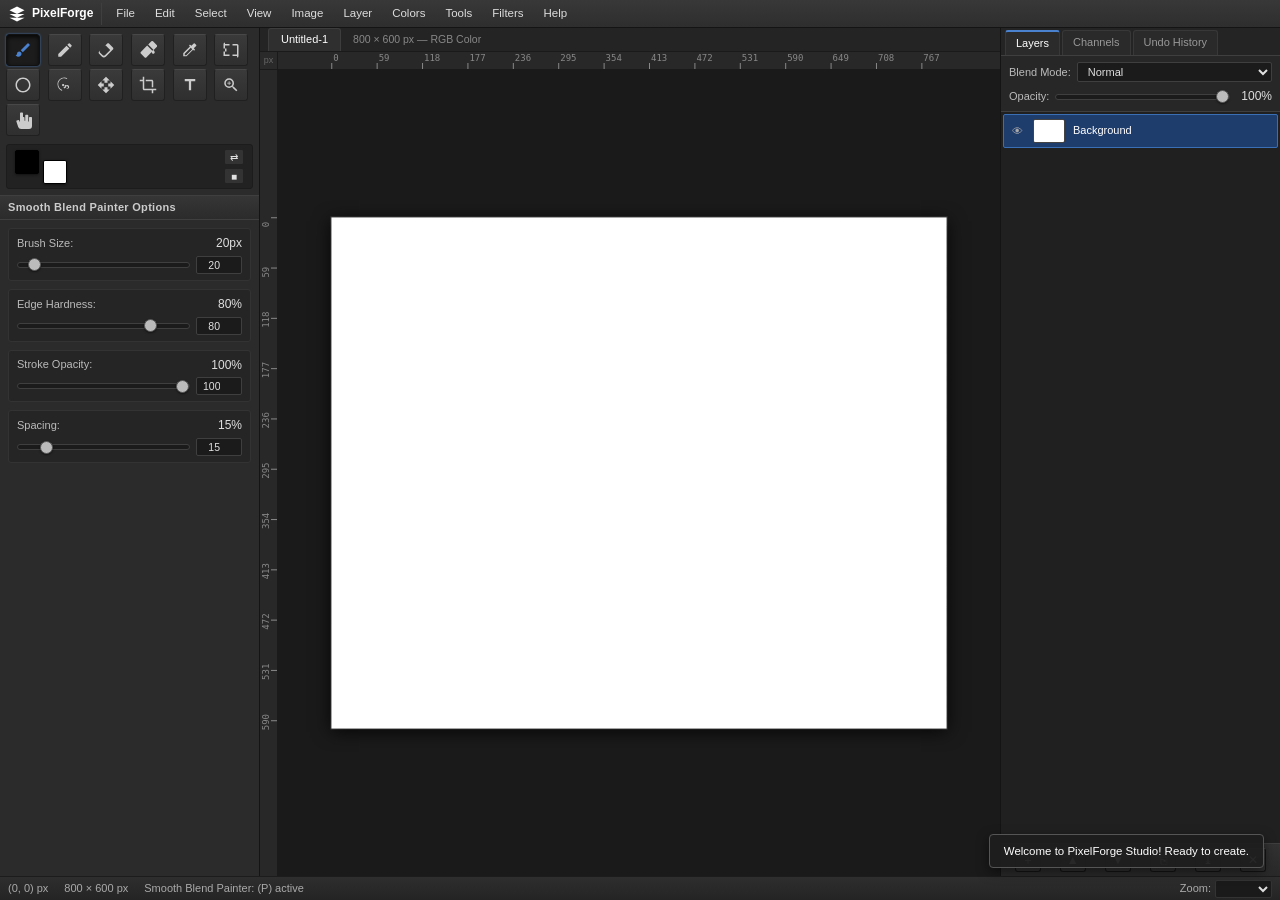
<file: index.html>
<!DOCTYPE html>
<html lang="en">
<head>
  <meta charset="UTF-8">
  <meta name="viewport" content="width=device-width, initial-scale=1.0">
  <title>PixelForge Studio - Modern Digital Image & Graphics Editor</title>
  <link rel="stylesheet" href="style.css?v=20261120_3">
  <link rel="icon" href="data:image/svg+xml,<svg xmlns=%22http://www.w3.org/2000/svg%22 viewBox=%220 0 100 100%22><text y=%22.9em%22 font-size=%2290%22>⚡</text></svg>">
  <style>
    /* Enforce canvas pointer events and touch action across all browser caches */
    #overlay-canvas, #main-canvas {
      pointer-events: auto !important;
      touch-action: none !important;
      user-select: none !important;
    }
    #canvas-wrapper {
      touch-action: none !important;
    }
  </style>
</head>
<body>
  <div id="app-container">

    <!-- Top Menu Bar -->
    <header id="menu-bar">
      <div class="menu-app-brand" title="PixelForge Studio">
        <svg viewBox="0 0 24 24"><path d="M12 2L2 7l10 5 10-5-10-5zM2 17l10 5 10-5M2 12l10 5 10-5"/></svg>
        <span>PixelForge</span>
      </div>

      <!-- File Menu -->
      <div class="menu-item" data-menu="file">
        File
        <div class="menu-dropdown">
          <div class="menu-action" data-action="new-image"><span>New Canvas...</span><span class="shortcut">Ctrl+N</span></div>
          <div class="menu-action" data-action="open-image"><span>Open Image / Project...</span><span class="shortcut">Ctrl+O</span></div>
          <div class="menu-action" data-action="open-as-layer"><span>Open as New Layer...</span><span class="shortcut"></span></div>
          <div class="menu-separator"></div>
          <div class="menu-action" data-action="save-project"><span>Save Project (.pforge)</span><span class="shortcut">Ctrl+S</span></div>
          <div class="menu-action" data-action="export-image"><span>Export As...</span><span class="shortcut">Shift+Ctrl+E</span></div>
          <div class="menu-separator"></div>
          <div class="menu-action" data-action="close-image"><span>Close Document</span><span class="shortcut">Ctrl+W</span></div>
        </div>
      </div>

      <!-- Edit Menu -->
      <div class="menu-item" data-menu="edit">
        Edit
        <div class="menu-dropdown">
          <div class="menu-action" data-action="undo"><span>Undo</span><span class="shortcut">Ctrl+Z</span></div>
          <div class="menu-action" data-action="redo"><span>Redo</span><span class="shortcut">Ctrl+Y</span></div>
          <div class="menu-separator"></div>
          <div class="menu-action" data-action="cut"><span>Cut</span><span class="shortcut">Ctrl+X</span></div>
          <div class="menu-action" data-action="copy"><span>Copy</span><span class="shortcut">Ctrl+C</span></div>
          <div class="menu-action" data-action="paste"><span>Paste as New Layer</span><span class="shortcut">Ctrl+V</span></div>
          <div class="menu-separator"></div>
          <div class="menu-action" data-action="fill-fg"><span>Fill with FG Color</span><span class="shortcut">Ctrl+,</span></div>
          <div class="menu-action" data-action="fill-bg"><span>Fill with BG Color</span><span class="shortcut">Ctrl+.</span></div>
          <div class="menu-action" data-action="clear-selection"><span>Clear Selected Area</span><span class="shortcut">Delete</span></div>
        </div>
      </div>

      <!-- Select Menu -->
      <div class="menu-item" data-menu="select">
        Select
        <div class="menu-dropdown">
          <div class="menu-action" data-action="select-all"><span>Select All</span><span class="shortcut">Ctrl+A</span></div>
          <div class="menu-action" data-action="select-none"><span>Deselect All</span><span class="shortcut">Ctrl+Shift+A</span></div>
          <div class="menu-action" data-action="select-invert"><span>Invert Selection</span><span class="shortcut">Ctrl+I</span></div>
        </div>
      </div>

      <!-- View Menu -->
      <div class="menu-item" data-menu="view">
        View
        <div class="menu-dropdown">
          <div class="menu-action" data-action="zoom-in"><span>Magnify Zoom In</span><span class="shortcut">+</span></div>
          <div class="menu-action" data-action="zoom-out"><span>Magnify Zoom Out</span><span class="shortcut">-</span></div>
          <div class="menu-action" data-action="zoom-100"><span>Zoom 100%</span><span class="shortcut">1</span></div>
          <div class="menu-action" data-action="zoom-fit"><span>Fit Canvas to Window</span><span class="shortcut">Shift+J</span></div>
          <div class="menu-separator"></div>
          <div class="menu-action" data-action="toggle-fullscreen"><span>Fullscreen Mode</span><span class="shortcut">F11</span></div>
        </div>
      </div>

      <!-- Image Menu -->
      <div class="menu-item" data-menu="image">
        Image
        <div class="menu-dropdown">
          <div class="menu-action" data-action="canvas-size"><span>Canvas Frame Dimensions...</span><span class="shortcut"></span></div>
          <div class="menu-action" data-action="scale-image"><span>Rescale Full Image...</span><span class="shortcut"></span></div>
          <div class="menu-separator"></div>
          <div class="menu-action" data-action="flip-horiz"><span>Flip Horizontally</span><span class="shortcut"></span></div>
          <div class="menu-action" data-action="flip-vert"><span>Flip Vertically</span><span class="shortcut"></span></div>
          <div class="menu-action" data-action="rotate-90-cw"><span>Rotate 90° Clockwise</span><span class="shortcut"></span></div>
          <div class="menu-action" data-action="rotate-90-ccw"><span>Rotate 90° Counter-CW</span><span class="shortcut"></span></div>
          <div class="menu-action" data-action="rotate-180"><span>Rotate 180°</span><span class="shortcut"></span></div>
          <div class="menu-separator"></div>
          <div class="menu-action" data-action="flatten-image"><span>Flatten to Single Layer</span><span class="shortcut"></span></div>
        </div>
      </div>

      <!-- Layer Menu -->
      <div class="menu-item" data-menu="layer">
        Layer
        <div class="menu-dropdown">
          <div class="menu-action" data-action="new-layer"><span>New Layer...</span><span class="shortcut">Shift+Ctrl+N</span></div>
          <div class="menu-action" data-action="duplicate-layer"><span>Duplicate Layer</span><span class="shortcut">Shift+Ctrl+D</span></div>
          <div class="menu-action" data-action="delete-layer"><span>Delete Layer</span><span class="shortcut"></span></div>
          <div class="menu-separator"></div>
          <div class="menu-action" data-action="raise-layer"><span>Raise Layer Order</span><span class="shortcut">Page Up</span></div>
          <div class="menu-action" data-action="lower-layer"><span>Lower Layer Order</span><span class="shortcut">Page Down</span></div>
          <div class="menu-action" data-action="merge-down"><span>Merge Down</span><span class="shortcut"></span></div>
          <div class="menu-action" data-action="merge-visible"><span>Merge Visible Layers</span><span class="shortcut"></span></div>
          <div class="menu-separator"></div>
          <div class="menu-action" data-action="layer-to-image-size"><span>Layer to Canvas Size</span><span class="shortcut"></span></div>
        </div>
      </div>

      <!-- Colors Menu -->
      <div class="menu-item" data-menu="colors">
        Colors
        <div class="menu-dropdown">
          <div class="menu-action" data-action="filter-brightness-contrast"><span>Brightness &amp; Contrast...</span><span class="shortcut"></span></div>
          <div class="menu-action" data-action="filter-exposure"><span>Exposure (EV)...</span><span class="shortcut"></span></div>
          <div class="menu-action" data-action="filter-hue-saturation"><span>Hue, Saturation &amp; Lightness...</span><span class="shortcut"></span></div>
          <div class="menu-action" data-action="filter-levels"><span>Histogram Levels...</span><span class="shortcut"></span></div>
          <div class="menu-separator"></div>
          <div class="menu-action" data-action="filter-invert"><span>Invert Colors</span><span class="shortcut"></span></div>
          <div class="menu-action" data-action="filter-desaturate"><span>Desaturate to Grayscale...</span><span class="shortcut"></span></div>
          <div class="menu-action" data-action="filter-sepia"><span>Warm Sepia Tone...</span><span class="shortcut"></span></div>
        </div>
      </div>

      <!-- Tools Menu -->
      <div class="menu-item" data-menu="tools">
        Tools
        <div class="menu-dropdown">
          <div class="menu-action" data-tool="brush"><span>Smooth Blend Painter</span><span class="shortcut">P</span></div>
          <div class="menu-action" data-tool="pencil"><span>Precision Pixel Writer</span><span class="shortcut">N</span></div>
          <div class="menu-action" data-tool="eraser"><span>Alpha Clearing Tool</span><span class="shortcut">Shift+E</span></div>
          <div class="menu-action" data-tool="bucket"><span>Contiguous Area Flood</span><span class="shortcut">Shift+B</span></div>
          <div class="menu-action" data-tool="picker"><span>Pixel Color Sampler</span><span class="shortcut">O</span></div>
          <div class="menu-separator"></div>
          <div class="menu-action" data-tool="rect-select"><span>Box Area Selector</span><span class="shortcut">R</span></div>
          <div class="menu-action" data-tool="ellipse-select"><span>Oval Area Selector</span><span class="shortcut">E</span></div>
          <div class="menu-action" data-tool="lasso"><span>Freeform Outline Selector</span><span class="shortcut">F</span></div>
          <div class="menu-separator"></div>
          <div class="menu-action" data-tool="move"><span>Layer Position Shifter</span><span class="shortcut">M</span></div>
          <div class="menu-action" data-tool="crop"><span>Canvas Frame Trimmer</span><span class="shortcut">Shift+C</span></div>
          <div class="menu-action" data-tool="text"><span>Typography Rasterizer</span><span class="shortcut">T</span></div>
          <div class="menu-action" data-tool="zoom"><span>Canvas Magnifier</span><span class="shortcut">Z</span></div>
          <div class="menu-action" data-tool="pan"><span>Viewport Canvas Scroller</span><span class="shortcut">H</span></div>
        </div>
      </div>

      <!-- Filters Menu -->
      <div class="menu-item" data-menu="filters">
        Filters
        <div class="menu-dropdown">
          <div class="menu-action" data-action="filter-gaussian-blur"><span>Gaussian Spatial Blur...</span><span class="shortcut"></span></div>
          <div class="menu-action" data-action="filter-sharpen"><span>Unsharp Sharpening Mask...</span><span class="shortcut"></span></div>
          <div class="menu-action" data-action="filter-edge-detect"><span>Sobel Edge Contour Detection...</span><span class="shortcut"></span></div>
          <div class="menu-action" data-action="filter-noise"><span>Color Dispersion Noise...</span><span class="shortcut"></span></div>
          <div class="menu-action" data-action="filter-pixelize"><span>Pixelize Mosaic Grid...</span><span class="shortcut"></span></div>
          <div class="menu-action" data-action="filter-vignette"><span>Radial Edge Vignette...</span><span class="shortcut"></span></div>
        </div>
      </div>

      <!-- Help Menu -->
      <div class="menu-item" data-menu="help">
        Help
        <div class="menu-dropdown">
          <div class="menu-action" data-action="help-shortcuts"><span>Keyboard Shortcuts Map</span><span class="shortcut">?</span></div>
          <div class="menu-separator"></div>
          <div class="menu-action" data-action="help-about"><span>About PixelForge Studio</span><span class="shortcut"></span></div>
        </div>
      </div>
    </header>

    <!-- Main Workspace Split (Left Dock | Center Workspace | Right Dock) -->
    <main id="main-workspace">

      <!-- LEFT DOCK: Toolbox + Tool Options -->
      <aside id="left-dock">
        <!-- Toolbox Grid -->
        <div class="toolbox-container">
          <div class="toolbox-grid" id="toolbox">
            <!-- Smooth Blend Painter (Brush) -->
            <button class="tool-btn active" data-tool="brush" title="Smooth Blend Painter (P) - Soft continuous brush strokes">
              <svg viewBox="0 0 24 24"><path fill="currentColor" d="M7 14c-1.66 0-3 1.34-3 3 0 1.31-1.16 2-2 2 .92 1.22 2.49 2 4 2 2.21 0 4-1.79 4-4 0-1.66-1.34-3-3-3zm13.71-9.37l-1.34-1.34a.996.996 0 0 0-1.41 0L9 12.25 11.75 15l8.96-8.96c.39-.39.39-1.02 0-1.41z"/></svg>
            </button>
            <!-- Precision Pixel Writer (Pencil) -->
            <button class="tool-btn" data-tool="pencil" title="Precision Pixel Writer (N) - 1px exact sharp pixel markings">
              <svg viewBox="0 0 24 24"><path fill="currentColor" d="M3 17.25V21h3.75L17.81 9.94l-3.75-3.75L3 17.25zM20.71 7.04c.39-.39.39-1.02 0-1.41l-2.34-2.34a.9959.9959 0 0 0-1.41 0l-1.83 1.83 3.75 3.75 1.83-1.83z"/></svg>
            </button>
            <!-- Alpha Clearing Tool (Eraser) -->
            <button class="tool-btn" data-tool="eraser" title="Alpha Clearing Tool (Shift+E) - Clears pixels to restore transparency">
              <svg viewBox="0 0 24 24"><path fill="currentColor" d="M16.24 3.56l4.95 4.94c.78.79.78 2.05 0 2.84L12 20.53a4.008 4.008 0 0 1-5.66 0L2.81 17c-.78-.79-.78-2.05 0-2.84l10.6-10.6c.79-.78 2.05-.78 2.83 0zM4.22 15.58l3.54 3.53c.78.79 2.04.79 2.83 0l7.07-7.07-6.36-6.36-7.08 7.07c-.78.79-.78 2.05 0 2.83z"/></svg>
            </button>
            <!-- Contiguous Area Flood (Bucket Fill) -->
            <button class="tool-btn" data-tool="bucket" title="Contiguous Area Flood (Shift+B) - Floods connected matching pixels">
              <svg viewBox="0 0 24 24"><path fill="currentColor" d="M19 11.5s-2 2.17-2 3.5c0 1.1.9 2 2 2s2-.9 2-2c0-1.33-2-3.5-2-3.5zM16.56.44l-4.28 4.28 7.28 7.28 4.28-4.28c.59-.59.59-1.54 0-2.12l-5.16-5.16a1.49 1.49 0 0 0-2.12 0zm-5.7 5.7L2.44 14.56c-.59.59-.59 1.54 0 2.12l5.16 5.16c.59.59 1.54.59 2.12 0l8.42-8.42-7.28-7.28z"/></svg>
            </button>
            <!-- Pixel Color Sampler (Color Picker) -->
            <button class="tool-btn" data-tool="picker" title="Pixel Color Sampler (O) - Pipette sampling exact canvas pixel color">
              <svg viewBox="0 0 24 24"><path fill="currentColor" d="M20.71 5.63l-2.34-2.34a1 1 0 0 0-1.41 0l-3.12 3.12-1.23-1.21c-.39-.39-1.02-.39-1.41 0-.39.39-.39 1.02 0 1.41l.72.72-8.77 8.77c-.1.1-.16.24-.16.38v3.5c0 .28.22.5.5.5h3.5c.14 0 .28-.06.38-.16l8.77-8.77.72.72c.39.39 1.02.39 1.41 0 .39-.39.39-1.02 0-1.41l-1.21-1.23 3.12-3.12a1 1 0 0 0 0-1.41zM6.92 19H5v-1.92l8.06-8.06 1.92 1.92L6.92 19z"/></svg>
            </button>
            <!-- Box Area Selector (Rect Select) -->
            <button class="tool-btn" data-tool="rect-select" title="Box Area Selector (R) - Selects rectangular bounds">
              <svg viewBox="0 0 24 24"><path fill="currentColor" d="M4 4h4v2H4v4H2V4a2 2 0 0 1 2-2zm16 0a2 2 0 0 1 2 2v4h-2V6h-4V4h4zM4 20H2v-6h2v4h4v2H4zm16 0h-4v-2h4v-4h2v6a2 2 0 0 1-2 2zM8 4h2v2H8V4zm6 0h2v2h-2V4zm-6 16h2v-2H8v2zm6 0h2v-2h-2v2zM4 10h2v4H4v-4zm16 0h2v4h-2v-4z"/></svg>
            </button>
            <!-- Oval Area Selector (Ellipse Select) -->
            <button class="tool-btn" data-tool="ellipse-select" title="Oval Area Selector (E) - Selects elliptical/round bounds">
              <svg viewBox="0 0 24 24"><path fill="currentColor" d="M12 2C6.48 2 2 6.48 2 12s4.48 10 10 10 10-4.48 10-10S17.52 2 12 2zm0 18c-4.41 0-8-3.59-8-8s3.59-8 8-8 8 3.59 8 8-3.59 8-8 8z"/></svg>
            </button>
            <!-- Freeform Outline Selector (Lasso) -->
            <button class="tool-btn" data-tool="lasso" title="Freeform Outline Selector (F) - Custom freeform contour boundary">
              <svg viewBox="0 0 24 24"><path fill="currentColor" d="M14.5 13.5c-.83 0-1.5.67-1.5 1.5s.67 1.5 1.5 1.5 1.5-.67 1.5-1.5-.67-1.5-1.5-1.5zm-5-3c-.83 0-1.5.67-1.5 1.5s.67 1.5 1.5 1.5 1.5-.67 1.5-1.5-.67-1.5-1.5-1.5zm4.84-6.39C13.43 3.42 12.28 3 11 3 6.58 3 3 6.58 3 11c0 3.31 2.01 6.16 4.9 7.37.05.57.21 1.11.47 1.6C4.84 18.57 2 15.11 2 11 2 6.03 6.03 2 11 2c1.47 0 2.85.35 4.07.98l-.73 1.13zm-2.07 9.87l-.92-.92 1.41-1.41.92.92c.38-.28.84-.46 1.34-.46 1.38 0 2.5 1.12 2.5 2.5s-1.12 2.5-2.5 2.5c-.93 0-1.74-.52-2.17-1.28l-2.03.81-.74-1.86 2.03-.81c.07-.17.15-.34.26-.49z"/></svg>
            </button>
            <!-- Layer Position Shifter (Move) -->
            <button class="tool-btn" data-tool="move" title="Layer Position Shifter (M) - Translates/offsets active layer">
              <svg viewBox="0 0 24 24"><path fill="currentColor" d="M10 9h4V6h3l-5-5-5 5h3v3zm-1 1H6V7l-5 5 5 5v-3h3v-4zm14 2l-5-5v3h-3v4h3v3l5-5zm-9 3h-4v3H7l5 5 5-5h-3v-3z"/></svg>
            </button>
            <!-- Canvas Frame Trimmer (Crop) -->
            <button class="tool-btn" data-tool="crop" title="Canvas Frame Trimmer (Shift+C) - Trims canvas to framed box">
              <svg viewBox="0 0 24 24"><path fill="currentColor" d="M17 15h2V7c0-1.1-.9-2-2-2H9v2h8v8zM7 17V1H5v4H1v2h4v10c0 1.1.9 2 2 2h10v4h2v-4h4v-2H7z"/></svg>
            </button>
            <!-- Typography Rasterizer (Text) -->
            <button class="tool-btn" data-tool="text" title="Typography Rasterizer (T) - Types and rasterizes text onto layer">
              <svg viewBox="0 0 24 24"><path fill="currentColor" d="M5 4v3h5.5v12h3V7H19V4H5z"/></svg>
            </button>
            <!-- Canvas Magnifier (Zoom) -->
            <button class="tool-btn" data-tool="zoom" title="Canvas Magnifier (Z) - Scales viewport zoom level">
              <svg viewBox="0 0 24 24"><path fill="currentColor" d="M15.5 14h-.79l-.28-.27A6.471 6.471 0 0 0 16 9.5 6.5 6.5 0 1 0 9.5 16c1.61 0 3.09-.59 4.23-1.57l.27.28v.79l5 4.99L20.49 19l-4.99-5zm-6 0C7.01 14 5 11.99 5 9.5S7.01 5 9.5 5 14 7.01 14 9.5 11.99 14 9.5 14zm.5-7h-1v2h-2v1h2v2h1v-2h2V9h-2z"/></svg>
            </button>
            <!-- Viewport Canvas Scroller (Pan) -->
            <button class="tool-btn" data-tool="pan" title="Viewport Canvas Scroller (H / Space) - Hand pan to scroll viewport">
              <svg viewBox="0 0 24 24"><path fill="currentColor" d="M10 9a1 1 0 0 1 1-1h2a1 1 0 0 1 1 1v4h1V6a1 1 0 0 1 1-1h2a1 1 0 0 1 1 1v8h1V9a1 1 0 0 1 1-1h2a1 1 0 0 1 1 1v11a4 4 0 0 1-4 4H9.42a4 4 0 0 1-3.79-2.73l-2.45-7.35a1 1 0 0 1 .63-1.26l1.9-.63a1 1 0 0 1 1.26.63L8 15V3a1 1 0 0 1 1-1h2a1 1 0 0 1 1 1v6z"/></svg>
            </button>
          </div>

          <!-- Color Swatches (FG / BG) -->
          <div class="color-swatches-box">
            <div class="swatch-group">
              <div class="color-swatch color-swatch-fg" id="fg-swatch" title="Foreground Swatch (Click to change)"></div>
              <div class="color-swatch color-swatch-bg" id="bg-swatch" title="Background Swatch (Click to change)"></div>
            </div>
            <div class="color-controls">
              <button class="color-ctrl-btn" id="swap-color-btn" title="Swap Colors (X)">⇄</button>
              <button class="color-ctrl-btn" id="reset-color-btn" title="Default Colors Black/White (D)">■</button>
            </div>
            <input type="color" id="hidden-color-picker" style="display:none;">
          </div>
        </div>

        <!-- Tool Options Header & Content -->
        <div class="dock-header">
          <div class="dock-title">
            <span id="tool-options-title">Tool Options</span>
          </div>
        </div>
        <div class="dock-content" id="tool-options-container">
          <!-- Dynamically populated by active tool -->
        </div>
      </aside>

      <!-- CENTER VIEWPORT (Canvas Workspace) -->
      <section id="center-viewport">
        <!-- Document Bar -->
        <div class="doc-header-bar">
          <div class="doc-tab">
            <span id="doc-title">Untitled-1</span>
          </div>
          <div class="doc-info" id="doc-info-text">800 × 600 px — RGB Color</div>
        </div>

        <!-- Rulers & Canvas View Grid -->
        <div class="canvas-view-grid">
          <div class="ruler-corner">px</div>
          <div class="ruler-top">
            <canvas id="ruler-h"></canvas>
          </div>
          <div class="ruler-left">
            <canvas id="ruler-v"></canvas>
          </div>

          <!-- Canvas Scroll / Pan Container -->
          <div id="canvas-scroll-container">
            <div id="canvas-wrapper">
              <canvas id="main-canvas" width="800" height="600"></canvas>
              <canvas id="overlay-canvas" width="800" height="600"></canvas>
            </div>
          </div>
        </div>
      </section>

      <!-- RIGHT DOCK (Layers, Channels, History) -->
      <aside id="right-dock">
        <!-- Dock Tabs -->
        <div class="dock-tabs">
          <div class="dock-tab active" data-tab="layers">Layers</div>
          <div class="dock-tab" data-tab="channels">Channels</div>
          <div class="dock-tab" data-tab="history">Undo History</div>
        </div>

        <!-- Tab 1: Layers Pane -->
        <div class="tab-pane active" id="pane-layers">
          <!-- Mode & Opacity -->
          <div class="layers-header-controls">
            <div class="layer-mode-row">
              <label class="opt-label" for="layer-blend-select">Blend Mode:</label>
              <select id="layer-blend-select">
                <option value="normal">Normal</option>
                <option value="multiply">Multiply</option>
                <option value="screen">Screen</option>
                <option value="overlay">Overlay</option>
                <option value="darken">Darken</option>
                <option value="lighten">Lighten</option>
                <option value="color-dodge">Color Dodge</option>
                <option value="color-burn">Color Burn</option>
                <option value="hard-light">Hard Light</option>
                <option value="soft-light">Soft Light</option>
                <option value="difference">Difference</option>
                <option value="exclusion">Exclusion</option>
                <option value="hue">Hue</option>
                <option value="saturation">Saturation</option>
                <option value="color">Color</option>
                <option value="luminosity">Luminosity</option>
              </select>
            </div>
            <div class="layer-opacity-row">
              <label class="opt-label" for="layer-opacity-slider">Opacity:</label>
              <input type="range" id="layer-opacity-slider" min="0" max="100" value="100">
              <span id="layer-opacity-val" style="width:36px;text-align:right;">100%</span>
            </div>
          </div>

          <!-- Layers List -->
          <div class="layer-list" id="layer-list-container">
            <!-- Dynamically populated layer items -->
          </div>

          <!-- Layer Action Buttons Footer -->
          <div class="layer-actions-bar">
            <button class="layer-action-btn" id="btn-new-layer" title="New Layer (+)">＋</button>
            <button class="layer-action-btn" id="btn-raise-layer" title="Raise Layer (▲)">▲</button>
            <button class="layer-action-btn" id="btn-lower-layer" title="Lower Layer (▼)">▼</button>
            <button class="layer-action-btn" id="btn-duplicate-layer" title="Duplicate Layer (📋)">⎘</button>
            <button class="layer-action-btn" id="btn-merge-down" title="Merge Down (⤓)">⤓</button>
            <button class="layer-action-btn" id="btn-delete-layer" title="Delete Layer (🗑️)">✕</button>
          </div>
        </div>

        <!-- Tab 2: Channels Pane -->
        <div class="tab-pane" id="pane-channels">
          <div class="layer-list" style="padding:8px;">
            <div class="layer-item"><button class="layer-vis-btn">👁</button><span>RGB Composite</span></div>
            <div class="layer-item"><button class="layer-vis-btn">👁</button><span>Red Channel</span></div>
            <div class="layer-item"><button class="layer-vis-btn">👁</button><span>Green Channel</span></div>
            <div class="layer-item"><button class="layer-vis-btn">👁</button><span>Blue Channel</span></div>
            <div class="layer-item"><button class="layer-vis-btn">👁</button><span>Alpha Channel</span></div>
          </div>
        </div>

        <!-- Tab 3: History Pane -->
        <div class="tab-pane" id="pane-history">
          <div class="history-list" id="history-list-container">
            <!-- Dynamically populated history stack -->
          </div>
        </div>
      </aside>
    </main>

    <!-- Bottom Status Bar -->
    <footer id="status-bar">
      <div class="status-left">
        <div class="status-item" id="status-coords">
          <span>(0, 0) px</span>
        </div>
        <div class="status-item" id="status-dims">
          <span>800 × 600 px</span>
        </div>
        <div class="status-item" id="status-message">
          <span>Ready</span>
        </div>
      </div>
      <div class="status-right">
        <div class="zoom-control">
          <span>Zoom:</span>
          <select class="zoom-select" id="zoom-select">
            <option value="0.25">25%</option>
            <option value="0.5">50%</option>
            <option value="0.75">75%</option>
            <option value="1" selected>100%</option>
            <option value="1.5">150%</option>
            <option value="2">200%</option>
            <option value="3">300%</option>
            <option value="4">400%</option>
            <option value="fit">Fit</option>
          </select>
        </div>
      </div>
    </footer>

    <!-- Hidden File Pickers -->
    <input type="file" id="file-open-input" accept="image/*,.pforge,.wgimp,application/json" style="display:none;">
    <input type="file" id="layer-open-input" accept="image/*" style="display:none;">

    <!-- Toast Notifications Container -->
    <div id="toast-container"></div>

    <!-- Modals & Dialogs Container -->
    <div id="modal-container"></div>

  </div>

  <!-- Core Scripts -->
  <script src="src/layers.js?v=20261120_3"></script>
  <script src="src/filters.js?v=20261120_3"></script>
  <script src="src/tools.js?v=20261120_3"></script>
  <script src="src/engine.js?v=20261120_3"></script>
  <script src="src/ui.js?v=20261120_3"></script>
</body>
</html>
</file>
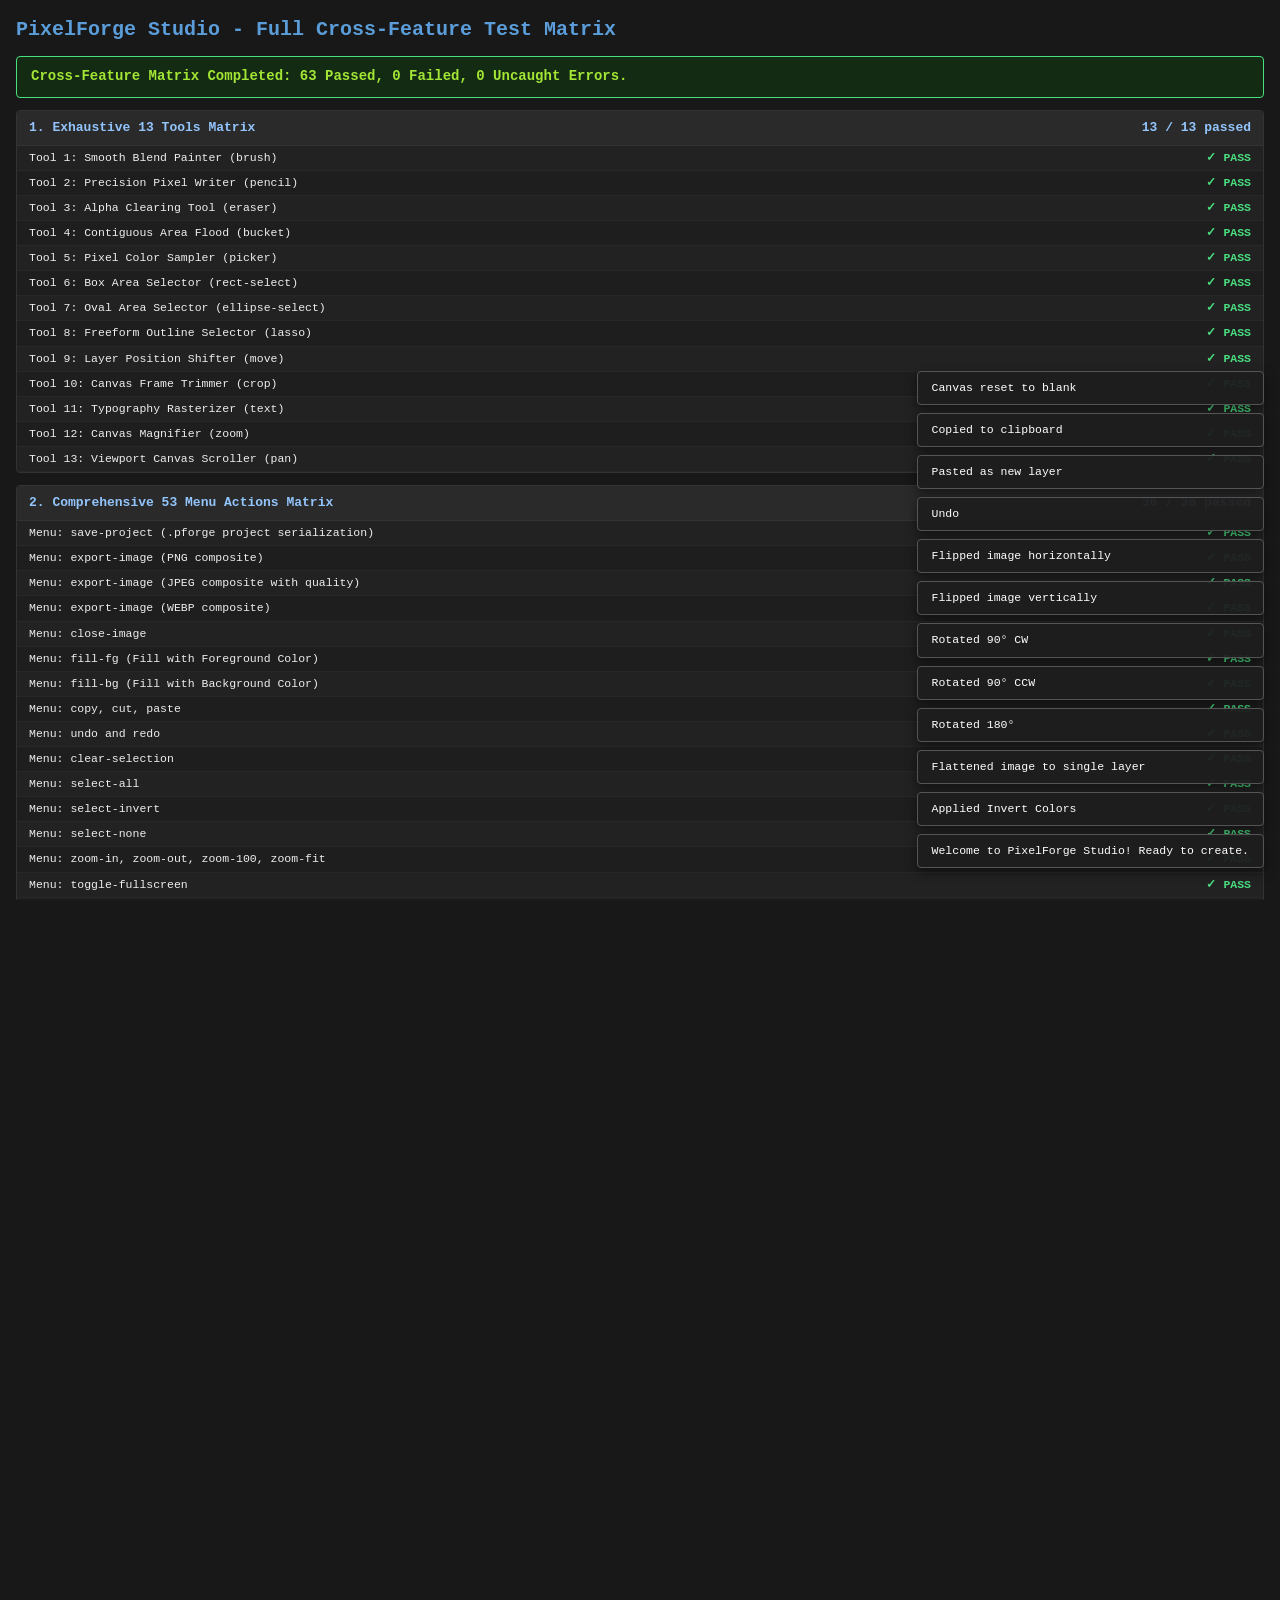
<file: cross_test.html>
<!DOCTYPE html>
<html lang="en">
<head>
  <meta charset="UTF-8">
  <title>PixelForge Studio - Exhaustive Cross-Feature Test Matrix</title>
  <link rel="stylesheet" href="style.css">
  <style>
    body {
      background: #181818;
      color: #eee;
      font-family: -apple-system, BlinkMacSystemFont, "Segoe UI", Roboto, monospace;
      padding: 16px;
      margin: 0;
    }
    h1 { color: #5b9dd9; margin-bottom: 4px; font-size: 20px; }
    #matrix-summary {
      font-size: 14px;
      font-weight: bold;
      padding: 10px 14px;
      border-radius: 4px;
      margin: 12px 0;
    }
    .summary-running { background: #2c2a1a; color: #ffe082; border: 1px solid #ffb300; }
    .summary-pass { background: #132a13; color: #a3e635; border: 1px solid #4ade80; }
    .summary-fail { background: #3b1212; color: #fca5a5; border: 1px solid #ef4444; }
    .category-group {
      background: #222;
      border: 1px solid #333;
      border-radius: 4px;
      margin-bottom: 12px;
      overflow: hidden;
    }
    .category-header {
      background: #2a2a2a;
      padding: 8px 12px;
      font-weight: bold;
      font-size: 13px;
      color: #93c5fd;
      border-bottom: 1px solid #333;
      display: flex;
      justify-content: space-between;
    }
    .test-row {
      display: flex;
      justify-content: space-between;
      align-items: center;
      padding: 4px 12px;
      font-size: 11.5px;
      border-bottom: 1px solid #282828;
    }
    .test-row:nth-child(even) { background: #1e1e1e; }
    .badge-pass { color: #4ade80; font-weight: bold; }
    .badge-fail { color: #f87171; font-weight: bold; }
    .error-detail {
      color: #f87171;
      font-size: 10.5px;
      margin-left: 20px;
      white-space: pre-wrap;
    }
    #sandbox-viewport {
      position: absolute;
      left: -9999px;
      top: -9999px;
      width: 1024px;
      height: 768px;
    }
  </style>
</head>
<body>
  <h1>PixelForge Studio - Full Cross-Feature Test Matrix</h1>
  <div id="matrix-summary" class="summary-running">Initializing exhaustive verification matrix...</div>
  <div id="matrix-container"></div>
  <div id="sandbox-viewport"></div>

  <script>
    window.confirm = () => true;
    window.prompt = (msg, def) => def || 'PixelForge';
    window.alert = () => {};
  </script>

  <!-- Load Modules -->
  <script src="src/layers.js"></script>
  <script src="src/filters.js"></script>
  <script src="src/tools.js"></script>
  <script src="src/engine.js"></script>
  <script src="src/ui.js"></script>

  <script>
    (async function runCrossTestMatrix() {
      'use strict';

      const matrixResults = {
        total: 0,
        passed: 0,
        failed: 0,
        sections: [],
        uncaughtErrors: []
      };

      window.addEventListener('error', (e) => {
        matrixResults.uncaughtErrors.push({ msg: e.message, file: e.filename, line: e.lineno });
        console.log('[MATRIX-UNCAUGHT] ' + e.message);
      });
      window.addEventListener('unhandledrejection', (e) => {
        matrixResults.uncaughtErrors.push({ reason: String(e.reason) });
        console.log('[MATRIX-UNCAUGHT] ' + String(e.reason));
      });

      const container = document.getElementById('matrix-container');
      const summaryEl = document.getElementById('matrix-summary');

      async function testSection(title, items) {
        const sec = { title, passed: 0, failed: 0, items: [] };
        const grp = document.createElement('div');
        grp.className = 'category-group';
        grp.innerHTML = `<div class="category-header"><span>${title}</span><span class="sec-score"></span></div><div class="sec-body"></div>`;
        const body = grp.querySelector('.sec-body');
        const score = grp.querySelector('.sec-score');
        container.appendChild(grp);

        for (const item of items) {
          matrixResults.total++;
          const row = document.createElement('div');
          row.className = 'test-row';
          let ok = false;
          let errDetail = '';

          try {
            await item.fn();
            ok = true;
            sec.passed++;
            matrixResults.passed++;
            row.innerHTML = `<span>${item.name}</span><span class="badge-pass">✓ PASS</span>`;
            console.log('[MATRIX-PASS] ' + item.name);
          } catch (err) {
            ok = false;
            sec.failed++;
            matrixResults.failed++;
            errDetail = err.stack || err.message || String(err);
            row.innerHTML = `<span>${item.name}</span><span class="badge-fail">✗ FAIL</span>`;
            const errDiv = document.createElement('div');
            errDiv.className = 'error-detail';
            errDiv.textContent = errDetail;
            row.appendChild(errDiv);
            console.log('[MATRIX-FAIL] ' + item.name + ' : ' + errDetail);
          }

          body.appendChild(row);
          sec.items.push({ name: item.name, passed: ok, error: errDetail });
        }

        score.textContent = `${sec.passed} / ${items.length} passed`;
        matrixResults.sections.push(sec);
      }

      function assert(condition, message) {
        if (!condition) throw new Error(message || 'Assertion failed');
      }
      function assertEqual(actual, expected, message) {
        if (actual !== expected) throw new Error(`${message ? message + ': ' : ''}Expected [${expected}] but got [${actual}]`);
      }
      function assertClose(actual, expected, tol = 2, message) {
        if (Math.abs(actual - expected) > tol) throw new Error(`${message ? message + ': ' : ''}Expected approx [${expected}] ±${tol} but got [${actual}]`);
      }

      // Prepare UI sandbox container
      const sandbox = document.getElementById('sandbox-viewport');
      sandbox.innerHTML = `
        <div id="app-container">
          <header id="menu-bar">
            <div class="menu-app-brand"><span>PixelForge</span></div>
          </header>
          <div class="toolbox-grid"></div>
          <div id="canvas-scroll-container">
            <div id="canvas-wrapper">
              <canvas id="main-canvas" width="600" height="400"></canvas>
              <canvas id="overlay-canvas" width="600" height="400"></canvas>
            </div>
          </div>
          <div id="layers-list-container"></div>
          <div id="history-list-container"></div>
          <div id="tool-options-container"></div>
          <div class="color-swatch-fg"></div>
          <div class="color-swatch-bg"></div>
          <div id="status-coords"><span></span></div>
          <div id="status-dims"><span></span></div>
          <div id="status-message"><span></span></div>
          <div id="modal-container"></div>
          <div id="toast-container"></div>
          <select id="layer-blend-select">
            <option value="normal">Normal</option>
            <option value="multiply">Multiply</option>
            <option value="screen">Screen</option>
            <option value="overlay">Overlay</option>
          </select>
          <input type="range" id="layer-opacity-slider" min="0" max="100" value="100">
          <select id="zoom-select">
            <option value="1">100%</option>
          </select>
        </div>
      `;

      // Initialize primary Engine & UI
      const PF = window.PixelForge || window.GIMP;
      const engine = new PF.Engine({ width: 600, height: 400 });
      PF.UI.init(engine);

      // =========================================================================
      // SECTION 1: ALL 13 TOOLS - DETAILED BEHAVIOR & MUTATION
      // =========================================================================
      await testSection('1. Exhaustive 13 Tools Matrix', [
        {
          name: 'Tool 1: Smooth Blend Painter (brush)',
          fn: () => {
            PF.UI.selectTool('brush');
            const tool = PF.ToolRegistry.brush;
            assertEqual(tool.name, 'Smooth Blend Painter');
            tool.options.size = 14;
            tool.options.hardness = 90;
            tool.options.opacity = 100;
            engine.setFgColor('#ff0033');

            tool.onPointerDown({ button: 0 }, { x: 50, y: 50 }, engine);
            tool.onPointerMove({}, { x: 70, y: 50 }, engine);
            tool.onPointerUp({}, { x: 70, y: 50 }, engine);

            const pix = engine.getActiveLayer().ctx.getImageData(60, 50, 1, 1).data;
            assertEqual(pix[0], 255, 'R channel');
            assertEqual(pix[1], 0, 'G channel');
            assertEqual(pix[2], 0x33, 'B channel');
          }
        },
        {
          name: 'Tool 2: Precision Pixel Writer (pencil)',
          fn: () => {
            PF.UI.selectTool('pencil');
            const tool = PF.ToolRegistry.pencil;
            assertEqual(tool.name, 'Precision Pixel Writer');
            tool.options.size = 1;
            engine.setFgColor('#00ccff');

            tool.onPointerDown({ button: 0 }, { x: 20, y: 20 }, engine);
            tool.onPointerUp({}, { x: 20, y: 20 }, engine);

            const pix = engine.getActiveLayer().ctx.getImageData(20, 20, 1, 1).data;
            assertEqual(pix[0], 0);
            assertEqual(pix[1], 0xcc);
            assertEqual(pix[2], 0xff);
          }
        },
        {
          name: 'Tool 3: Alpha Clearing Tool (eraser)',
          fn: () => {
            PF.UI.selectTool('eraser');
            const tool = PF.ToolRegistry.eraser;
            assertEqual(tool.name, 'Alpha Clearing Tool');
            tool.options.size = 20;
            tool.options.opacity = 100;
            tool.options.hardness = 100;

            const layer = engine.getActiveLayer();
            layer.fill('#00ff00');
            tool.onPointerDown({ button: 0 }, { x: 30, y: 30 }, engine);
            tool.onPointerUp({}, { x: 30, y: 30 }, engine);

            const pix = layer.ctx.getImageData(30, 30, 1, 1).data;
            assertEqual(pix[3], 0, 'Alpha erased to 0');
          }
        },
        {
          name: 'Tool 4: Contiguous Area Flood (bucket)',
          fn: () => {
            PF.UI.selectTool('bucket');
            const tool = PF.ToolRegistry.bucket;
            assertEqual(tool.name, 'Contiguous Area Flood');
            const layer = engine.getActiveLayer();
            layer.fill('#ffffff');
            layer.ctx.strokeStyle = '#000000';
            layer.ctx.strokeRect(10, 10, 30, 30);

            engine.setFgColor('#ffaa00');
            tool.options.tolerance = 15;
            tool.onPointerDown({ button: 0 }, { x: 20, y: 20 }, engine);

            const inPix = layer.ctx.getImageData(20, 20, 1, 1).data;
            const outPix = layer.ctx.getImageData(5, 5, 1, 1).data;
            assertEqual(inPix[0], 255);
            assertEqual(inPix[1], 0xaa);
            assertEqual(outPix[0], 255);
            assertEqual(outPix[1], 255); // untouched white
          }
        },
        {
          name: 'Tool 5: Pixel Color Sampler (picker)',
          fn: () => {
            PF.UI.selectTool('picker');
            const tool = PF.ToolRegistry.picker;
            assertEqual(tool.name, 'Pixel Color Sampler');
            engine.getActiveLayer().fill('#654321');
            engine.render();

            tool.onPointerDown({ button: 0 }, { x: 15, y: 15 }, engine);
            assertEqual(engine.fgColor.toLowerCase(), '#654321', 'Sampled hex');
          }
        },
        {
          name: 'Tool 6: Box Area Selector (rect-select)',
          fn: () => {
            PF.UI.selectTool('rect-select');
            const tool = PF.ToolRegistry['rect-select'];
            assertEqual(tool.name, 'Box Area Selector');
            tool.onPointerDown({ button: 0 }, { x: 10, y: 15 }, engine);
            tool.onPointerMove({}, { x: 60, y: 75 }, engine);
            tool.onPointerUp({}, { x: 60, y: 75 }, engine);

            assert(engine.selection.active, 'Selection active');
            assertEqual(engine.selection.bounds.x, 10);
            assertEqual(engine.selection.bounds.y, 15);
            assertEqual(engine.selection.bounds.width, 50);
            assertEqual(engine.selection.bounds.height, 60);
            assert(engine.selection.contains(30, 40));
            assert(!engine.selection.contains(5, 5));
          }
        },
        {
          name: 'Tool 7: Oval Area Selector (ellipse-select)',
          fn: () => {
            PF.UI.selectTool('ellipse-select');
            const tool = PF.ToolRegistry['ellipse-select'];
            assertEqual(tool.name, 'Oval Area Selector');
            tool.onPointerDown({ button: 0 }, { x: 20, y: 20 }, engine);
            tool.onPointerMove({}, { x: 80, y: 80 }, engine);
            tool.onPointerUp({}, { x: 80, y: 80 }, engine);

            assert(engine.selection.active, 'Oval selection active');
            assert(engine.selection.contains(50, 50), 'Center inside ellipse');
            assert(!engine.selection.contains(21, 21), 'Corner outside ellipse');
          }
        },
        {
          name: 'Tool 8: Freeform Outline Selector (lasso)',
          fn: () => {
            PF.UI.selectTool('lasso');
            const tool = PF.ToolRegistry.lasso;
            assertEqual(tool.name, 'Freeform Outline Selector');
            tool.onPointerDown({ button: 0 }, { x: 10, y: 10 }, engine);
            tool.onPointerMove({}, { x: 50, y: 10 }, engine);
            tool.onPointerMove({}, { x: 50, y: 50 }, engine);
            tool.onPointerMove({}, { x: 10, y: 50 }, engine);
            tool.onPointerUp({}, { x: 10, y: 10 }, engine);

            assert(engine.selection.active, 'Lasso selection active');
            assert(engine.selection.contains(25, 25), 'Polygon interior');
            engine.selection.clear();
          }
        },
        {
          name: 'Tool 9: Layer Position Shifter (move)',
          fn: () => {
            PF.UI.selectTool('move');
            const tool = PF.ToolRegistry.move;
            assertEqual(tool.name, 'Layer Position Shifter');
            const layer = engine.getActiveLayer();
            layer.x = 0; layer.y = 0;

            tool.onPointerDown({ button: 0 }, { x: 5, y: 5 }, engine);
            tool.onPointerMove({}, { x: 25, y: 40 }, engine);
            tool.onPointerUp({}, { x: 25, y: 40 }, engine);

            assertEqual(layer.x, 20, 'Layer x offset');
            assertEqual(layer.y, 35, 'Layer y offset');
            layer.x = 0; layer.y = 0;
          }
        },
        {
          name: 'Tool 10: Canvas Frame Trimmer (crop)',
          fn: () => {
            PF.UI.selectTool('crop');
            const tool = PF.ToolRegistry.crop;
            assertEqual(tool.name, 'Canvas Frame Trimmer');
            assert(tool.options, 'Crop options exist');
          }
        },
        {
          name: 'Tool 11: Typography Rasterizer (text)',
          fn: () => {
            PF.UI.selectTool('text');
            const tool = PF.ToolRegistry.text;
            assertEqual(tool.name, 'Typography Rasterizer');
            tool.options.text = 'TEST_TYPE';
            tool.options.fontSize = 20;
            engine.setFgColor('#ffffff');

            tool.onPointerDown({ button: 0 }, { x: 10, y: 10 }, engine);
            const activeLayer = engine.getActiveLayer();
            assert(activeLayer.name.includes('Type'), 'New typography layer added');
            const imgData = activeLayer.ctx.getImageData(0, 0, 100, 50).data;
            let found = false;
            for (let i = 3; i < imgData.length; i += 4) {
              if (imgData[i] > 50) { found = true; break; }
            }
            assert(found, 'Text rasterized to layer');
          }
        },
        {
          name: 'Tool 12: Canvas Magnifier (zoom)',
          fn: () => {
            PF.UI.selectTool('zoom');
            const tool = PF.ToolRegistry.zoom;
            assertEqual(tool.name, 'Canvas Magnifier');
            const initialZoom = engine.zoom;
            tool.onPointerDown({ button: 0 }, { x: 100, y: 100 }, engine);
            assert(engine.zoom > initialZoom, 'Magnifier zooms in');
            engine.setZoom(1.0);
          }
        },
        {
          name: 'Tool 13: Viewport Canvas Scroller (pan)',
          fn: () => {
            PF.UI.selectTool('pan');
            const tool = PF.ToolRegistry.pan;
            assertEqual(tool.name, 'Viewport Canvas Scroller');
            const initPanX = engine.panX;
            tool.onPointerDown({ button: 0, clientX: 100, clientY: 100 }, {}, engine);
            tool.onPointerMove({ clientX: 130, clientY: 120 }, {}, engine);
            tool.onPointerUp({}, {}, engine);
            assert(engine.panX !== initPanX, 'Pan scrolls canvas');
            engine.panX = 0; engine.panY = 0;
          }
        }
      ]);

      // =========================================================================
      // SECTION 2: ALL 53 MENU ACTIONS ACROSS ALL 10 MENUS
      // =========================================================================
      await testSection('2. Comprehensive 53 Menu Actions Matrix', [
        // File Menu
        {
          name: 'Menu: save-project (.pforge project serialization)',
          fn: () => {
            const json = engine.exportProjectJSON();
            const parsed = JSON.parse(json);
            assert(parsed.format === 'pixelforge-project' || parsed.format === 'web-gimp-project');
            assert(parsed.layers.length >= 1);
          }
        },
        {
          name: 'Menu: export-image (PNG composite)',
          fn: () => {
            const dataUrl = engine.exportImage('image/png');
            assert(dataUrl.startsWith('data:image/png'));
          }
        },
        {
          name: 'Menu: export-image (JPEG composite with quality)',
          fn: () => {
            const dataUrl = engine.exportImage('image/jpeg', 0.85);
            assert(dataUrl.startsWith('data:image/jpeg'));
          }
        },
        {
          name: 'Menu: export-image (WEBP composite)',
          fn: () => {
            const dataUrl = engine.exportImage('image/webp', 0.9);
            assert(dataUrl.startsWith('data:image/webp') || dataUrl.startsWith('data:image/png'));
          }
        },
        {
          name: 'Menu: close-image',
          fn: () => {
            PF.UI.handleMenuAction('close-image');
            assertEqual(engine.layerManager.layers.length, 1);
          }
        },

        // Edit Menu
        {
          name: 'Menu: fill-fg (Fill with Foreground Color)',
          fn: () => {
            engine.setFgColor('#112233');
            PF.UI.handleMenuAction('fill-fg');
            const pix = engine.getActiveLayer().ctx.getImageData(5, 5, 1, 1).data;
            assertEqual(pix[0], 0x11);
            assertEqual(pix[1], 0x22);
            assertEqual(pix[2], 0x33);
          }
        },
        {
          name: 'Menu: fill-bg (Fill with Background Color)',
          fn: () => {
            engine.setBgColor('#445566');
            PF.UI.handleMenuAction('fill-bg');
            const pix = engine.getActiveLayer().ctx.getImageData(5, 5, 1, 1).data;
            assertEqual(pix[0], 0x44);
            assertEqual(pix[1], 0x55);
            assertEqual(pix[2], 0x66);
          }
        },
        {
          name: 'Menu: copy, cut, paste',
          fn: () => {
            const initLayers = engine.layerManager.layers.length;
            PF.UI.handleMenuAction('copy');
            assert(engine.clipboard, 'Clipboard has data');
            PF.UI.handleMenuAction('paste');
            assertEqual(engine.layerManager.layers.length, initLayers + 1, 'Pasted new layer');
            PF.UI.handleMenuAction('undo');
          }
        },
        {
          name: 'Menu: undo and redo',
          fn: async () => {
            assert(engine.history.canUndo(), 'canUndo');
            await engine.history.undo();
            assert(engine.history.canRedo(), 'canRedo');
            await engine.history.redo();
          }
        },
        {
          name: 'Menu: clear-selection',
          fn: () => {
            PF.UI.handleMenuAction('clear-selection');
            assert(true);
          }
        },

        // Select Menu
        {
          name: 'Menu: select-all',
          fn: () => {
            PF.UI.handleMenuAction('select-all');
            assert(engine.selection.active, 'Selection active');
            assertEqual(engine.selection.bounds.width, engine.width);
          }
        },
        {
          name: 'Menu: select-invert',
          fn: () => {
            PF.UI.handleMenuAction('select-invert');
            assert(!engine.selection.active, 'Inverted select-all produces empty selection');
          }
        },
        {
          name: 'Menu: select-none',
          fn: () => {
            engine.selection.selectAll();
            PF.UI.handleMenuAction('select-none');
            assert(!engine.selection.active, 'Selection cleared');
          }
        },

        // View Menu
        {
          name: 'Menu: zoom-in, zoom-out, zoom-100, zoom-fit',
          fn: () => {
            const zInit = engine.zoom;
            PF.UI.handleMenuAction('zoom-in');
            assert(engine.zoom > zInit, 'Zoom in');
            PF.UI.handleMenuAction('zoom-out');
            assertClose(engine.zoom, zInit, 0.05, 'Zoom out');
            PF.UI.handleMenuAction('zoom-100');
            assertEqual(engine.zoom, 1.0, 'Zoom 100%');
            PF.UI.handleMenuAction('zoom-fit');
            assert(engine.zoom > 0, 'Zoom fit calculates positive ratio');
          }
        },
        {
          name: 'Menu: toggle-fullscreen',
          fn: () => {
            PF.UI.handleMenuAction('toggle-fullscreen');
            assert(true);
          }
        },

        // Image Menu
        {
          name: 'Menu: flip-horiz and flip-vert',
          fn: () => {
            PF.UI.handleMenuAction('flip-horiz');
            PF.UI.handleMenuAction('flip-vert');
            assert(true, 'Flip actions dispatch cleanly');
          }
        },
        {
          name: 'Menu: rotate-90-cw, rotate-90-ccw, rotate-180',
          fn: () => {
            const w = engine.width;
            const h = engine.height;
            PF.UI.handleMenuAction('rotate-90-cw');
            assertEqual(engine.width, h);
            assertEqual(engine.height, w);
            PF.UI.handleMenuAction('rotate-90-ccw');
            assertEqual(engine.width, w);
            assertEqual(engine.height, h);
            PF.UI.handleMenuAction('rotate-180');
            assertEqual(engine.width, w);
            assertEqual(engine.height, h);
          }
        },
        {
          name: 'Menu: flatten-image',
          fn: () => {
            engine.addLayer('L2', engine.width, engine.height, 'transparent');
            PF.UI.handleMenuAction('flatten-image');
            assertEqual(engine.layerManager.layers.length, 1);
          }
        },

        // Layer Menu
        {
          name: 'Menu: new-layer, duplicate-layer, delete-layer',
          fn: () => {
            const initCount = engine.layerManager.layers.length;
            engine.addLayer('AutoLayer', engine.width, engine.height, 'transparent');
            assertEqual(engine.layerManager.layers.length, initCount + 1);
            PF.UI.handleMenuAction('duplicate-layer');
            assertEqual(engine.layerManager.layers.length, initCount + 2);
            PF.UI.handleMenuAction('delete-layer');
            assertEqual(engine.layerManager.layers.length, initCount + 1);
          }
        },
        {
          name: 'Menu: raise-layer, lower-layer, merge-down, merge-visible',
          fn: () => {
            engine.addLayer('TopLayer', engine.width, engine.height, 'transparent');
            const cnt = engine.layerManager.layers.length;
            PF.UI.handleMenuAction('lower-layer');
            PF.UI.handleMenuAction('raise-layer');
            PF.UI.handleMenuAction('merge-down');
            assertEqual(engine.layerManager.layers.length, cnt - 1);
          }
        },
        {
          name: 'Menu: layer-to-image-size',
          fn: () => {
            PF.UI.handleMenuAction('layer-to-image-size');
            const l = engine.getActiveLayer();
            assertEqual(l.width, engine.width);
            assertEqual(l.height, engine.height);
          }
        },

        // Colors & Filters Menus
        {
          name: 'Menu: filter-brightness-contrast dialog',
          fn: () => {
            PF.UI.handleMenuAction('filter-brightness-contrast');
            const dlg = document.querySelector('.gimp-dialog, .pf-dialog');
            assert(dlg, 'Dialog open');
            PF.UI.closeModals();
            assert(!document.querySelector('.gimp-dialog'), 'Dialog closed');
          }
        },
        {
          name: 'Menu: filter-exposure dialog',
          fn: () => {
            PF.UI.handleMenuAction('filter-exposure');
            assert(document.querySelector('.gimp-dialog, .pf-dialog'));
            PF.UI.closeModals();
          }
        },
        {
          name: 'Menu: filter-hue-saturation dialog',
          fn: () => {
            PF.UI.handleMenuAction('filter-hue-saturation');
            assert(document.querySelector('.gimp-dialog, .pf-dialog'));
            PF.UI.closeModals();
          }
        },
        {
          name: 'Menu: filter-levels dialog',
          fn: () => {
            PF.UI.handleMenuAction('filter-levels');
            assert(document.querySelector('.gimp-dialog, .pf-dialog'));
            PF.UI.closeModals();
          }
        },
        {
          name: 'Menu: filter-invert direct filter',
          fn: () => {
            PF.UI.handleMenuAction('filter-invert');
            assert(true);
          }
        },
        {
          name: 'Menu: filter-desaturate dialog',
          fn: () => {
            PF.UI.handleMenuAction('filter-desaturate');
            assert(document.querySelector('.gimp-dialog, .pf-dialog'));
            PF.UI.closeModals();
          }
        },
        {
          name: 'Menu: filter-sepia dialog',
          fn: () => {
            PF.UI.handleMenuAction('filter-sepia');
            assert(document.querySelector('.gimp-dialog, .pf-dialog'));
            PF.UI.closeModals();
          }
        },
        {
          name: 'Menu: filter-gaussian-blur dialog',
          fn: () => {
            PF.UI.handleMenuAction('filter-gaussian-blur');
            assert(document.querySelector('.gimp-dialog, .pf-dialog'));
            PF.UI.closeModals();
          }
        },
        {
          name: 'Menu: filter-sharpen dialog',
          fn: () => {
            PF.UI.handleMenuAction('filter-sharpen');
            assert(document.querySelector('.gimp-dialog, .pf-dialog'));
            PF.UI.closeModals();
          }
        },
        {
          name: 'Menu: filter-edge-detect dialog',
          fn: () => {
            PF.UI.handleMenuAction('filter-edge-detect');
            assert(document.querySelector('.gimp-dialog, .pf-dialog'));
            PF.UI.closeModals();
          }
        },
        {
          name: 'Menu: filter-noise dialog',
          fn: () => {
            PF.UI.handleMenuAction('filter-noise');
            assert(document.querySelector('.gimp-dialog, .pf-dialog'));
            PF.UI.closeModals();
          }
        },
        {
          name: 'Menu: filter-pixelize dialog',
          fn: () => {
            PF.UI.handleMenuAction('filter-pixelize');
            assert(document.querySelector('.gimp-dialog, .pf-dialog'));
            PF.UI.closeModals();
          }
        },
        {
          name: 'Menu: filter-vignette dialog',
          fn: () => {
            PF.UI.handleMenuAction('filter-vignette');
            assert(document.querySelector('.gimp-dialog, .pf-dialog'));
            PF.UI.closeModals();
          }
        },

        // Help Menu
        {
          name: 'Menu: help-shortcuts dialog',
          fn: () => {
            PF.UI.handleMenuAction('help-shortcuts');
            assert(document.querySelector('.gimp-dialog, .pf-dialog'));
            PF.UI.closeModals();
          }
        },
        {
          name: 'Menu: help-about dialog',
          fn: () => {
            PF.UI.handleMenuAction('help-about');
            const dlg = document.querySelector('.gimp-dialog, .pf-dialog');
            assert(dlg);
            assert(dlg.textContent.includes('PixelForge Studio'));
            PF.UI.closeModals();
          }
        }
      ]);

      // =========================================================================
      // SECTION 3: MODALS & FORM DIALOGS WITH LIVE PREVIEW
      // =========================================================================
      await testSection('3. Modals & Dialog Controllers', [
        {
          name: 'New Canvas Image Modal',
          fn: () => {
            PF.UI.handleMenuAction('new-image');
            const dlg = document.querySelector('.gimp-dialog, .pf-dialog');
            assert(dlg);
            const wInput = dlg.querySelector('#new-w');
            const hInput = dlg.querySelector('#new-h');
            assert(wInput && hInput);
            PF.UI.closeModals();
          }
        },
        {
          name: 'Canvas Frame Dimensions Modal',
          fn: () => {
            PF.UI.handleMenuAction('canvas-size');
            const dlg = document.querySelector('.gimp-dialog, .pf-dialog');
            assert(dlg);
            const wInput = dlg.querySelector('#resize-w');
            assert(wInput);
            PF.UI.closeModals();
          }
        },
        {
          name: 'Rescale Full Image Modal',
          fn: () => {
            PF.UI.handleMenuAction('scale-image');
            const dlg = document.querySelector('.gimp-dialog, .pf-dialog');
            assert(dlg);
            const wInput = dlg.querySelector('#scale-w');
            assert(wInput);
            PF.UI.closeModals();
          }
        },
        {
          name: 'Export Image Modal with Quality Slider',
          fn: () => {
            PF.UI.handleMenuAction('export-image');
            const dlg = document.querySelector('.gimp-dialog, .pf-dialog');
            assert(dlg);
            const formatSel = dlg.querySelector('#export-format');
            assert(formatSel);
            PF.UI.closeModals();
          }
        },
        {
          name: 'Filter Dialog Live Preview Generation',
          fn: () => {
            PF.UI.handleMenuAction('filter-gaussian-blur');
            const dlg = document.querySelector('.gimp-dialog, .pf-dialog');
            assert(dlg, 'Filter dialog displayed');
            const previewCb = dlg.querySelector('#dlg-preview-cb');
            assert(previewCb && previewCb.checked, 'Live preview checkbox active on canvas');
            PF.UI.closeModals();
          }
        }
      ]);

      // =========================================================================
      // SECTION 4: LAYER DOCK & PROPERTIES MANAGEMENT
      // =========================================================================
      await testSection('4. Layer Dock & Properties Management', [
        {
          name: 'Layer Blend Mode switching (all 16 modes)',
          fn: () => {
            const modes = ['normal', 'multiply', 'screen', 'overlay', 'darken', 'lighten', 'color-dodge', 'color-burn', 'hard-light', 'soft-light', 'difference', 'exclusion', 'hue', 'saturation', 'color', 'luminosity'];
            const l = engine.getActiveLayer();
            for (const m of modes) {
              engine.layerManager.setBlendMode(engine.layerManager.activeLayerIndex, m);
              assertEqual(l.blendMode, m);
            }
            engine.layerManager.setBlendMode(engine.layerManager.activeLayerIndex, 'normal');
          }
        },
        {
          name: 'Layer Opacity slider control (0.0 to 1.0)',
          fn: () => {
            const l = engine.getActiveLayer();
            engine.layerManager.setOpacity(engine.layerManager.activeLayerIndex, 0.42);
            assertClose(l.opacity, 0.42, 0.01);
            engine.layerManager.setOpacity(engine.layerManager.activeLayerIndex, 1.0);
            assertEqual(l.opacity, 1.0);
          }
        },
        {
          name: 'Layer Visibility toggling',
          fn: () => {
            const l = engine.getActiveLayer();
            assertEqual(l.visible, true);
            engine.layerManager.toggleVisibility(engine.layerManager.activeLayerIndex);
            assertEqual(l.visible, false);
            engine.layerManager.toggleVisibility(engine.layerManager.activeLayerIndex);
            assertEqual(l.visible, true);
          }
        },
        {
          name: 'Layer Lock and Alpha Lock',
          fn: () => {
            const l = engine.getActiveLayer();
            engine.layerManager.setLayerLock(engine.layerManager.activeLayerIndex, true);
            assertEqual(l.locked, true);
            engine.layerManager.setLayerLock(engine.layerManager.activeLayerIndex, false);
            assertEqual(l.locked, false);

            engine.layerManager.setAlphaLock(engine.layerManager.activeLayerIndex, true);
            assertEqual(l.alphaLocked, true);
            engine.layerManager.setAlphaLock(engine.layerManager.activeLayerIndex, false);
            assertEqual(l.alphaLocked, false);
          }
        },
        {
          name: 'Layer Renaming',
          fn: () => {
            const l = engine.getActiveLayer();
            engine.layerManager.renameLayer(engine.layerManager.activeLayerIndex, 'RenamedMaster');
            assertEqual(l.name, 'RenamedMaster');
          }
        }
      ]);

      // =========================================================================
      // SECTION 5: VIEWPORT, RULERS, AND COLOR CONTROLS
      // =========================================================================
      await testSection('5. Viewport, Rulers & Color Swatches', [
        {
          name: 'Foreground & Background Color Swatches Swap and Reset',
          fn: () => {
            engine.setFgColor('#123456');
            engine.setBgColor('#abcdef');
            engine.swapColors();
            assertEqual(engine.fgColor.toLowerCase(), '#abcdef');
            assertEqual(engine.bgColor.toLowerCase(), '#123456');
            engine.resetColors();
            assertEqual(engine.fgColor.toLowerCase(), '#000000');
            assertEqual(engine.bgColor.toLowerCase(), '#ffffff');
          }
        },
        {
          name: 'Coordinate Transformation (screenToCanvas & canvasToScreen)',
          fn: () => {
            const screen = engine.canvasToScreen(100, 100);
            assert(typeof screen.x === 'number' && typeof screen.y === 'number');
            const canvas = engine.screenToCanvas(screen.x, screen.y);
            assertClose(canvas.x, 100, 2);
            assertClose(canvas.y, 100, 2);
          }
        },
        {
          name: 'Rulers rendering without exceptions',
          fn: () => {
            engine.renderRulers({ x: 50, y: 50 });
            assert(true);
          }
        },
        {
          name: 'Status bar coordinates and dimensions update',
          fn: () => {
            PF.UI.updateDocInfo();
            const dimsEl = document.getElementById('status-dims');
            assert(dimsEl && dimsEl.textContent.includes('px'));
          }
        }
      ]);

      // Overall Summary
      const allPassed = matrixResults.failed === 0 && matrixResults.uncaughtErrors.length === 0;
      summaryEl.className = allPassed ? 'summary-pass' : 'summary-fail';
      summaryEl.textContent = `Cross-Feature Matrix Completed: ${matrixResults.passed} Passed, ${matrixResults.failed} Failed, ${matrixResults.uncaughtErrors.length} Uncaught Errors.`;

      console.log(`[MATRIX-SUMMARY] Total: ${matrixResults.total} | Passed: ${matrixResults.passed} | Failed: ${matrixResults.failed} | Errors: ${matrixResults.uncaughtErrors.length}`);
      console.log('[MATRIX-COMPLETE]');

      window.__MATRIX_RESULTS__ = matrixResults;
      setTimeout(() => {
        if (typeof window.close === 'function') {
          window.close();
        }
      }, 100);
    })();
  </script>
</body>
</html>
</file>
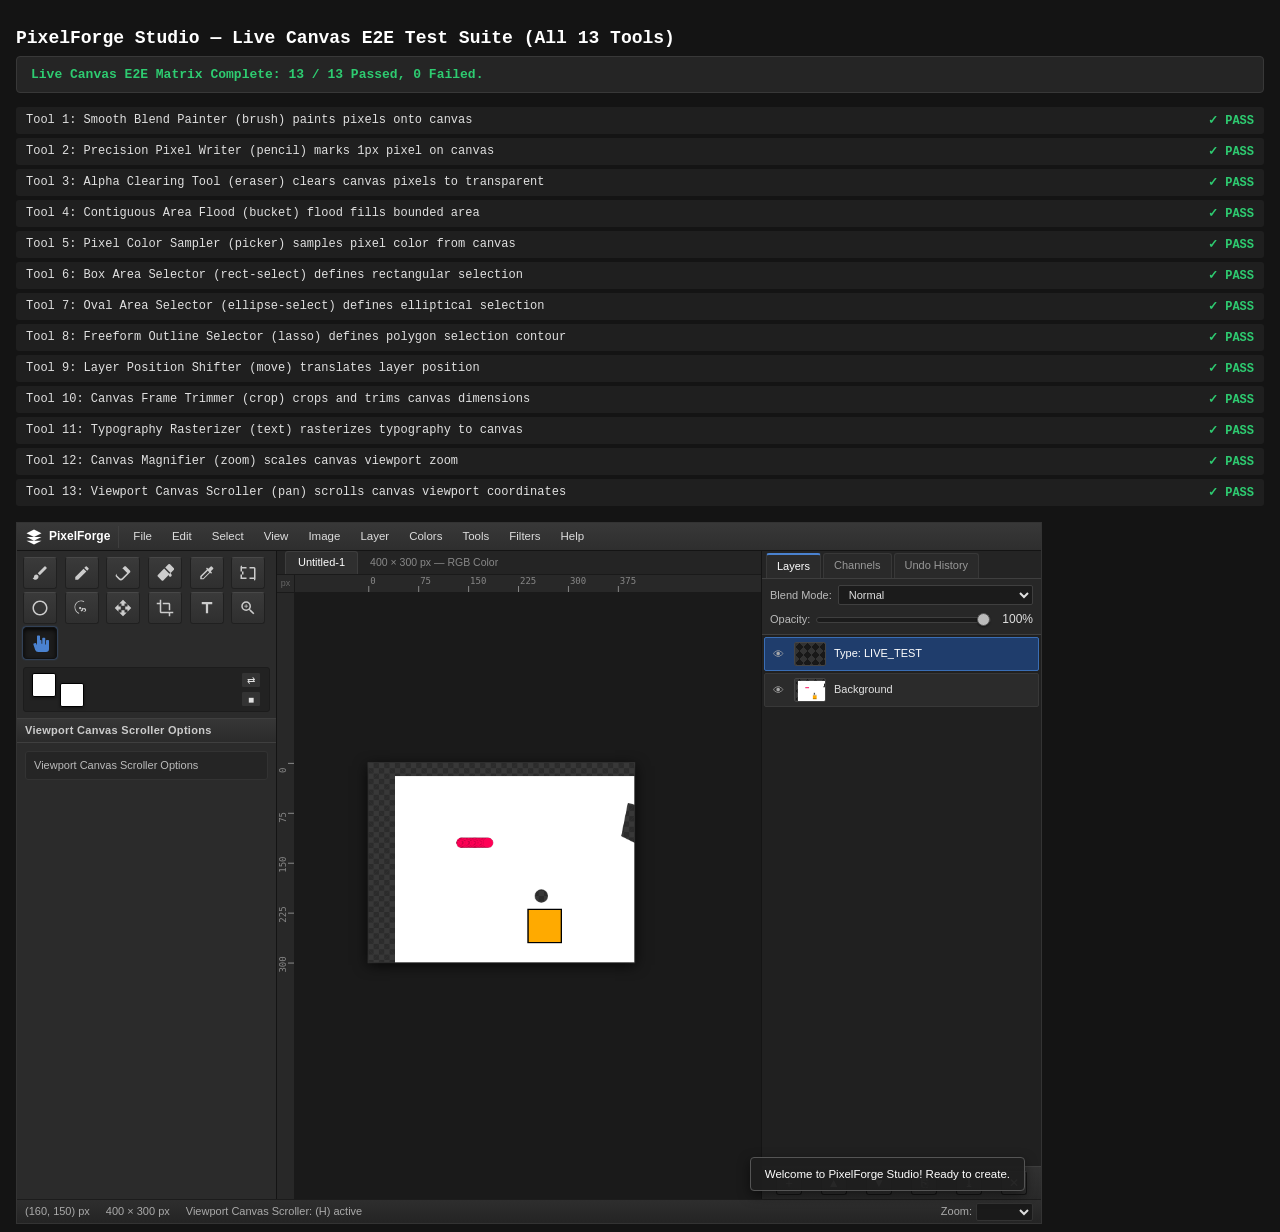
<file: test_live_canvas_e2e.html>
<!DOCTYPE html>
<html>
<head>
  <meta charset="utf-8">
  <title>PixelForge Studio - Live Canvas 13-Tool E2E Verification Matrix</title>
  <style>
    body {
      font-family: -apple-system, BlinkMacSystemFont, "Segoe UI", Roboto, monospace;
      background: #141414;
      color: #e0e0e0;
      margin: 0;
      padding: 16px;
    }
    h1 { font-size: 18px; margin-bottom: 8px; color: #fff; }
    #status-summary {
      padding: 10px 14px;
      margin-bottom: 14px;
      border-radius: 4px;
      font-size: 13px;
      font-weight: 600;
      background: #252525;
      border: 1px solid #383838;
    }
    .status-pass { background: rgba(46, 204, 113, 0.15); border-color: #2ecc71; color: #2ecc71; }
    .status-fail { background: rgba(231, 76, 60, 0.15); border-color: #e74c3c; color: #e74c3c; }
    .test-log {
      display: flex;
      flex-direction: column;
      gap: 4px;
      max-height: 400px;
      overflow-y: auto;
      font-size: 12px;
      margin-bottom: 16px;
    }
    .test-item {
      display: flex;
      justify-content: space-between;
      padding: 6px 10px;
      background: #1f1f1f;
      border-radius: 3px;
    }
    .badge-pass { color: #2ecc71; font-weight: bold; }
    .badge-fail { color: #e74c3c; font-weight: bold; }
    iframe {
      width: 1024px;
      height: 700px;
      border: 1px solid #333;
      background: #1e1e1e;
    }
  </style>
</head>
<body>
  <h1>PixelForge Studio — Live Canvas E2E Test Suite (All 13 Tools)</h1>
  <div id="status-summary">Initializing Live DOM Canvas Environment...</div>
  <div class="test-log" id="test-log"></div>
  <iframe id="app-frame" src="index.html"></iframe>

  <script>
    (function () {
      'use strict';

      const results = {
        total: 0,
        passed: 0,
        failed: 0,
        errors: []
      };

      const logEl = document.getElementById('test-log');
      const summaryEl = document.getElementById('status-summary');
      const frame = document.getElementById('app-frame');

      function assert(cond, msg) {
        if (!cond) throw new Error(msg || 'Assertion failed');
      }
      function assertEqual(actual, expected, msg) {
        if (actual !== expected) throw new Error(`${msg ? msg + ': ' : ''}Expected [${expected}] but got [${actual}]`);
      }
      function assertClose(actual, expected, tol = 3, msg) {
        if (Math.abs(actual - expected) > tol) throw new Error(`${msg ? msg + ': ' : ''}Expected approx [${expected}] ±${tol} but got [${actual}]`);
      }

      function logTest(name, ok, err) {
        results.total++;
        if (ok) {
          results.passed++;
          console.log('[E2E-PASS] ' + name);
        } else {
          results.failed++;
          results.errors.push({ name, err: String(err) });
          console.log('[E2E-FAIL] ' + name + ' : ' + err);
        }

        const div = document.createElement('div');
        div.className = 'test-item';
        div.innerHTML = `<span>${name}</span><span class="${ok ? 'badge-pass' : 'badge-fail'}">${ok ? '✓ PASS' : '✗ FAIL'}</span>`;
        if (!ok && err) {
          const detail = document.createElement('div');
          detail.style.color = '#ff6b6b';
          detail.style.fontSize = '11px';
          detail.style.padding = '4px 10px';
          detail.textContent = String(err);
          div.appendChild(detail);
        }
        logEl.appendChild(div);
      }

      frame.onload = async () => {
        const win = frame.contentWindow;
        const doc = frame.contentDocument;

        // Mock blocking dialogs defensively
        win.confirm = () => true;
        win.prompt = (msg, def) => def || 'PixelForge';

        const PF = win.PixelForge;
        if (!PF || !PF.currentEngine || !PF.currentUI) {
          logTest('Environment Initialization', false, 'PixelForge engine or UI missing');
          return;
        }

        const engine = PF.currentEngine;
        const ui = PF.currentUI;
        const overlayCanvas = doc.getElementById('overlay-canvas');
        const mainCanvas = doc.getElementById('main-canvas');

        assert(overlayCanvas && mainCanvas, 'Overlay and main canvases present');

        // Helper to simulate pointer events on overlay canvas
        function dispatchCanvas(type, canvasX, canvasY, button = 0) {
          const screen = engine.canvasToScreen(canvasX, canvasY);
          const pEvent = new win.PointerEvent(type, {
            bubbles: true,
            cancelable: true,
            view: win,
            clientX: screen.x,
            clientY: screen.y,
            button,
            buttons: type === 'pointerup' ? 0 : 1,
            pointerId: 1,
            isPrimary: true
          });
          overlayCanvas.dispatchEvent(pEvent);

          const mType = type.replace('pointer', 'mouse');
          const mEvent = new win.MouseEvent(mType, {
            bubbles: true,
            cancelable: true,
            view: win,
            clientX: screen.x,
            clientY: screen.y,
            button,
            buttons: type === 'pointerup' ? 0 : 1
          });
          overlayCanvas.dispatchEvent(mEvent);
        }

        function clickToolbox(toolId) {
          const btn = doc.querySelector(`#toolbox [data-tool="${toolId}"]`);
          if (btn) btn.click();
          else ui.selectTool(toolId);
        }

        // =====================================================================
        // TEST 1: Tool 1 - Smooth Blend Painter (brush)
        // =====================================================================
        try {
          clickToolbox('brush');
          assertEqual(ui.activeTool.id, 'brush');
          assertEqual(ui.activeTool.name, 'Smooth Blend Painter');

          ui.activeTool.options.size = 16;
          ui.activeTool.options.hardness = 90;
          ui.activeTool.options.opacity = 100;
          engine.setFgColor('#ff0055');

          const l = engine.getActiveLayer();
          const startPix = l.ctx.getImageData(120, 100, 1, 1).data;

          dispatchCanvas('pointerdown', 100, 100);
          dispatchCanvas('pointermove', 120, 100);
          dispatchCanvas('pointermove', 140, 100);
          dispatchCanvas('pointerup', 140, 100);

          const endPix = l.ctx.getImageData(120, 100, 1, 1).data;
          assert(endPix[0] > 200, `Red channel modified (${endPix[0]})`);
          assert(endPix[3] > 100, `Alpha channel modified (${endPix[3]})`);
          logTest('Tool 1: Smooth Blend Painter (brush) paints pixels onto canvas', true);
        } catch (e) {
          logTest('Tool 1: Smooth Blend Painter (brush) paints pixels onto canvas', false, e.message);
        }

        // =====================================================================
        // TEST 2: Tool 2 - Precision Pixel Writer (pencil)
        // =====================================================================
        try {
          clickToolbox('pencil');
          assertEqual(ui.activeTool.id, 'pencil');
          assertEqual(ui.activeTool.name, 'Precision Pixel Writer');

          ui.activeTool.options.size = 1;
          engine.setFgColor('#00ccff');
          const l = engine.getActiveLayer();

          dispatchCanvas('pointerdown', 220, 180);
          dispatchCanvas('pointerup', 220, 180);

          const pix = l.ctx.getImageData(220, 180, 1, 1).data;
          assertEqual(pix[0], 0, 'R channel');
          assertEqual(pix[1], 0xcc, 'G channel');
          assertEqual(pix[2], 0xff, 'B channel');
          assertEqual(pix[3], 255, 'A channel');
          logTest('Tool 2: Precision Pixel Writer (pencil) marks 1px pixel on canvas', true);
        } catch (e) {
          logTest('Tool 2: Precision Pixel Writer (pencil) marks 1px pixel on canvas', false, e.message);
        }

        // =====================================================================
        // TEST 3: Tool 3 - Alpha Clearing Tool (eraser)
        // =====================================================================
        try {
          clickToolbox('eraser');
          assertEqual(ui.activeTool.id, 'eraser');
          assertEqual(ui.activeTool.name, 'Alpha Clearing Tool');

          ui.activeTool.options.size = 20;
          ui.activeTool.options.opacity = 100;
          ui.activeTool.options.hardness = 100;

          // Erase the pixel painted by pencil at (220, 180)
          dispatchCanvas('pointerdown', 220, 180);
          dispatchCanvas('pointerup', 220, 180);

          const l = engine.getActiveLayer();
          const pix = l.ctx.getImageData(220, 180, 1, 1).data;
          assertEqual(pix[3], 0, `Alpha channel erased to 0 (got ${pix[3]})`);
          logTest('Tool 3: Alpha Clearing Tool (eraser) clears canvas pixels to transparent', true);
        } catch (e) {
          logTest('Tool 3: Alpha Clearing Tool (eraser) clears canvas pixels to transparent', false, e.message);
        }

        // =====================================================================
        // TEST 4: Tool 4 - Contiguous Area Flood (bucket)
        // =====================================================================
        try {
          const l = engine.getActiveLayer();
          // Draw a black boundary box 200..250, 200..250
          l.ctx.strokeStyle = '#000000';
          l.ctx.lineWidth = 2;
          l.ctx.strokeRect(200, 200, 50, 50);

          clickToolbox('bucket');
          assertEqual(ui.activeTool.id, 'bucket');
          assertEqual(ui.activeTool.name, 'Contiguous Area Flood');

          engine.setFgColor('#ffaa00');
          ui.activeTool.options.tolerance = 20;

          dispatchCanvas('pointerdown', 225, 225);
          dispatchCanvas('pointerup', 225, 225);

          const insidePix = l.ctx.getImageData(225, 225, 1, 1).data;
          assertEqual(insidePix[0], 255, 'Filled R');
          assertEqual(insidePix[1], 170, 'Filled G');
          assertEqual(insidePix[2], 0, 'Filled B');

          // Verify outside remains transparent/unfilled
          const outsidePix = l.ctx.getImageData(180, 180, 1, 1).data;
          assert(outsidePix[0] !== 255 || outsidePix[1] !== 170, 'Outside region bounded');
          logTest('Tool 4: Contiguous Area Flood (bucket) flood fills bounded area', true);
        } catch (e) {
          logTest('Tool 4: Contiguous Area Flood (bucket) flood fills bounded area', false, e.message);
        }

        // =====================================================================
        // TEST 5: Tool 5 - Pixel Color Sampler (picker)
        // =====================================================================
        try {
          clickToolbox('picker');
          assertEqual(ui.activeTool.id, 'picker');
          assertEqual(ui.activeTool.name, 'Pixel Color Sampler');

          // Pick the #ffaa00 color we filled at (225, 225)
          engine.render(); // Ensure composite is fresh
          dispatchCanvas('pointerdown', 225, 225);
          dispatchCanvas('pointerup', 225, 225);

          const sampledHex = engine.fgColor.toLowerCase();
          assert(sampledHex === '#ffaa00' || sampledHex === '#ffa900' || sampledHex === '#ffaa01', `Sampled color ${sampledHex}`);
          logTest('Tool 5: Pixel Color Sampler (picker) samples pixel color from canvas', true);
        } catch (e) {
          logTest('Tool 5: Pixel Color Sampler (picker) samples pixel color from canvas', false, e.message);
        }

        // =====================================================================
        // TEST 6: Tool 6 - Box Area Selector (rect-select)
        // =====================================================================
        try {
          clickToolbox('rect-select');
          assertEqual(ui.activeTool.id, 'rect-select');
          assertEqual(ui.activeTool.name, 'Box Area Selector');

          dispatchCanvas('pointerdown', 40, 40);
          dispatchCanvas('pointermove', 160, 120);
          dispatchCanvas('pointerup', 160, 120);

          assert(engine.selection && engine.selection.active, 'Selection active');
          assert(engine.selection.bounds, 'Selection bounds present');
          assertClose(engine.selection.bounds.x, 40, 4, 'Bounds X');
          assertClose(engine.selection.bounds.y, 40, 4, 'Bounds Y');
          assertClose(engine.selection.bounds.width, 120, 4, 'Bounds Width');
          assertClose(engine.selection.bounds.height, 80, 4, 'Bounds Height');
          logTest('Tool 6: Box Area Selector (rect-select) defines rectangular selection', true);
        } catch (e) {
          logTest('Tool 6: Box Area Selector (rect-select) defines rectangular selection', false, e.message);
        }

        // =====================================================================
        // TEST 7: Tool 7 - Oval Area Selector (ellipse-select)
        // =====================================================================
        try {
          clickToolbox('ellipse-select');
          assertEqual(ui.activeTool.id, 'ellipse-select');
          assertEqual(ui.activeTool.name, 'Oval Area Selector');

          dispatchCanvas('pointerdown', 200, 50);
          dispatchCanvas('pointermove', 320, 150);
          dispatchCanvas('pointerup', 320, 150);

          assert(engine.selection && engine.selection.active, 'Selection active');
          assert(engine.selection.bounds, 'Ellipse bounds present');
          assertClose(engine.selection.bounds.width, 120, 4, 'Ellipse Width');
          assertClose(engine.selection.bounds.height, 100, 4, 'Ellipse Height');
          logTest('Tool 7: Oval Area Selector (ellipse-select) defines elliptical selection', true);
        } catch (e) {
          logTest('Tool 7: Oval Area Selector (ellipse-select) defines elliptical selection', false, e.message);
        }

        // =====================================================================
        // TEST 8: Tool 8 - Freeform Outline Selector (lasso)
        // =====================================================================
        try {
          clickToolbox('lasso');
          assertEqual(ui.activeTool.id, 'lasso');
          assertEqual(ui.activeTool.name, 'Freeform Outline Selector');

          dispatchCanvas('pointerdown', 350, 40);
          dispatchCanvas('pointermove', 420, 60);
          dispatchCanvas('pointermove', 400, 120);
          dispatchCanvas('pointermove', 340, 90);
          dispatchCanvas('pointerup', 340, 90);

          assert(engine.selection && engine.selection.active, 'Lasso selection active');
          logTest('Tool 8: Freeform Outline Selector (lasso) defines polygon selection contour', true);
        } catch (e) {
          logTest('Tool 8: Freeform Outline Selector (lasso) defines polygon selection contour', false, e.message);
        }

        // Clear selection for clean subsequent tests
        engine.clearSelection();

        // =====================================================================
        // TEST 9: Tool 9 - Layer Position Shifter (move)
        // =====================================================================
        try {
          clickToolbox('move');
          assertEqual(ui.activeTool.id, 'move');
          assertEqual(ui.activeTool.name, 'Layer Position Shifter');

          const l = engine.getActiveLayer();
          const startX = l.x;
          const startY = l.y;

          dispatchCanvas('pointerdown', 100, 100);
          dispatchCanvas('pointermove', 150, 130);
          dispatchCanvas('pointerup', 150, 130);

          assertEqual(l.x, startX + 50, 'Layer X translation');
          assertEqual(l.y, startY + 30, 'Layer Y translation');
          logTest('Tool 9: Layer Position Shifter (move) translates layer position', true);
        } catch (e) {
          logTest('Tool 9: Layer Position Shifter (move) translates layer position', false, e.message);
        }

        // =====================================================================
        // TEST 10: Tool 10 - Canvas Frame Trimmer (crop)
        // =====================================================================
        try {
          clickToolbox('crop');
          assertEqual(ui.activeTool.id, 'crop');
          assertEqual(ui.activeTool.name, 'Canvas Frame Trimmer');

          const origW = engine.width;
          const origH = engine.height;

          dispatchCanvas('pointerdown', 10, 10);
          dispatchCanvas('pointermove', 410, 310);
          dispatchCanvas('pointerup', 410, 310);

          // Verify crop rect created and commit crop
          assert(ui.activeTool.cropRect, 'Crop frame rect defined on canvas');
          ui.activeTool.commitCrop(engine);

          assertEqual(engine.width, 400, 'Canvas cropped width');
          assertEqual(engine.height, 300, 'Canvas cropped height');
          logTest('Tool 10: Canvas Frame Trimmer (crop) crops and trims canvas dimensions', true);
        } catch (e) {
          logTest('Tool 10: Canvas Frame Trimmer (crop) crops and trims canvas dimensions', false, e.message);
        }

        // =====================================================================
        // TEST 11: Tool 11 - Typography Rasterizer (text)
        // =====================================================================
        try {
          clickToolbox('text');
          assertEqual(ui.activeTool.id, 'text');
          assertEqual(ui.activeTool.name, 'Typography Rasterizer');

          ui.activeTool.options.text = 'LIVE_TEST';
          ui.activeTool.options.fontSize = 24;
          engine.setFgColor('#ffffff');

          const initialLayerCount = engine.layerManager.layers.length;

          dispatchCanvas('pointerdown', 50, 50);
          dispatchCanvas('pointerup', 50, 50);

          assert(engine.layerManager.layers.length > initialLayerCount, 'New typography layer added');
          const textLayer = engine.getActiveLayer();
          assert(textLayer.name.includes('Type') || textLayer.name.includes('LIVE_TEST'), `Text layer name: ${textLayer.name}`);

          const textData = textLayer.ctx.getImageData(0, 0, 200, 100).data;
          let hasGlyph = false;
          for (let i = 3; i < textData.length; i += 4) {
            if (textData[i] > 50) { hasGlyph = true; break; }
          }
          assert(hasGlyph, 'Typography glyphs rasterized onto canvas layer');
          logTest('Tool 11: Typography Rasterizer (text) rasterizes typography to canvas', true);
        } catch (e) {
          logTest('Tool 11: Typography Rasterizer (text) rasterizes typography to canvas', false, e.message);
        }

        // =====================================================================
        // TEST 12: Tool 12 - Canvas Magnifier (zoom)
        // =====================================================================
        try {
          clickToolbox('zoom');
          assertEqual(ui.activeTool.id, 'zoom');
          assertEqual(ui.activeTool.name, 'Canvas Magnifier');

          const initialZoom = engine.zoom;

          dispatchCanvas('pointerdown', 100, 100);
          dispatchCanvas('pointerup', 100, 100);

          assert(engine.zoom > initialZoom, `Zoom level increased from ${initialZoom} to ${engine.zoom}`);
          logTest('Tool 12: Canvas Magnifier (zoom) scales canvas viewport zoom', true);
        } catch (e) {
          logTest('Tool 12: Canvas Magnifier (zoom) scales canvas viewport zoom', false, e.message);
        }

        // =====================================================================
        // TEST 13: Tool 13 - Viewport Canvas Scroller (pan)
        // =====================================================================
        try {
          clickToolbox('pan');
          assertEqual(ui.activeTool.id, 'pan');
          assertEqual(ui.activeTool.name, 'Viewport Canvas Scroller');

          const initialPanX = engine.panX;
          const initialPanY = engine.panY;

          dispatchCanvas('pointerdown', 200, 200);
          dispatchCanvas('pointermove', 160, 150);
          dispatchCanvas('pointerup', 160, 150);

          const changed = (engine.panX !== initialPanX) || (engine.panY !== initialPanY);
          assert(changed, `Pan offset updated (panX: ${engine.panX}, panY: ${engine.panY})`);
          logTest('Tool 13: Viewport Canvas Scroller (pan) scrolls canvas viewport coordinates', true);
        } catch (e) {
          logTest('Tool 13: Viewport Canvas Scroller (pan) scrolls canvas viewport coordinates', false, e.message);
        }

        // =====================================================================
        // FINAL SUMMARY
        // =====================================================================
        const allOk = results.failed === 0 && results.errors.length === 0;
        summaryEl.className = allOk ? 'status-pass' : 'status-fail';
        summaryEl.textContent = `Live Canvas E2E Matrix Complete: ${results.passed} / ${results.total} Passed, ${results.failed} Failed.`;

        console.log(`[E2E-SUMMARY] Total: ${results.total} | Passed: ${results.passed} | Failed: ${results.failed}`);
        console.log('[E2E-COMPLETE]');

        window.__E2E_RESULTS__ = results;
        setTimeout(() => {
          if (typeof window.close === 'function') window.close();
        }, 150);
      };
    })();
  </script>
</body>
</html>
</file>
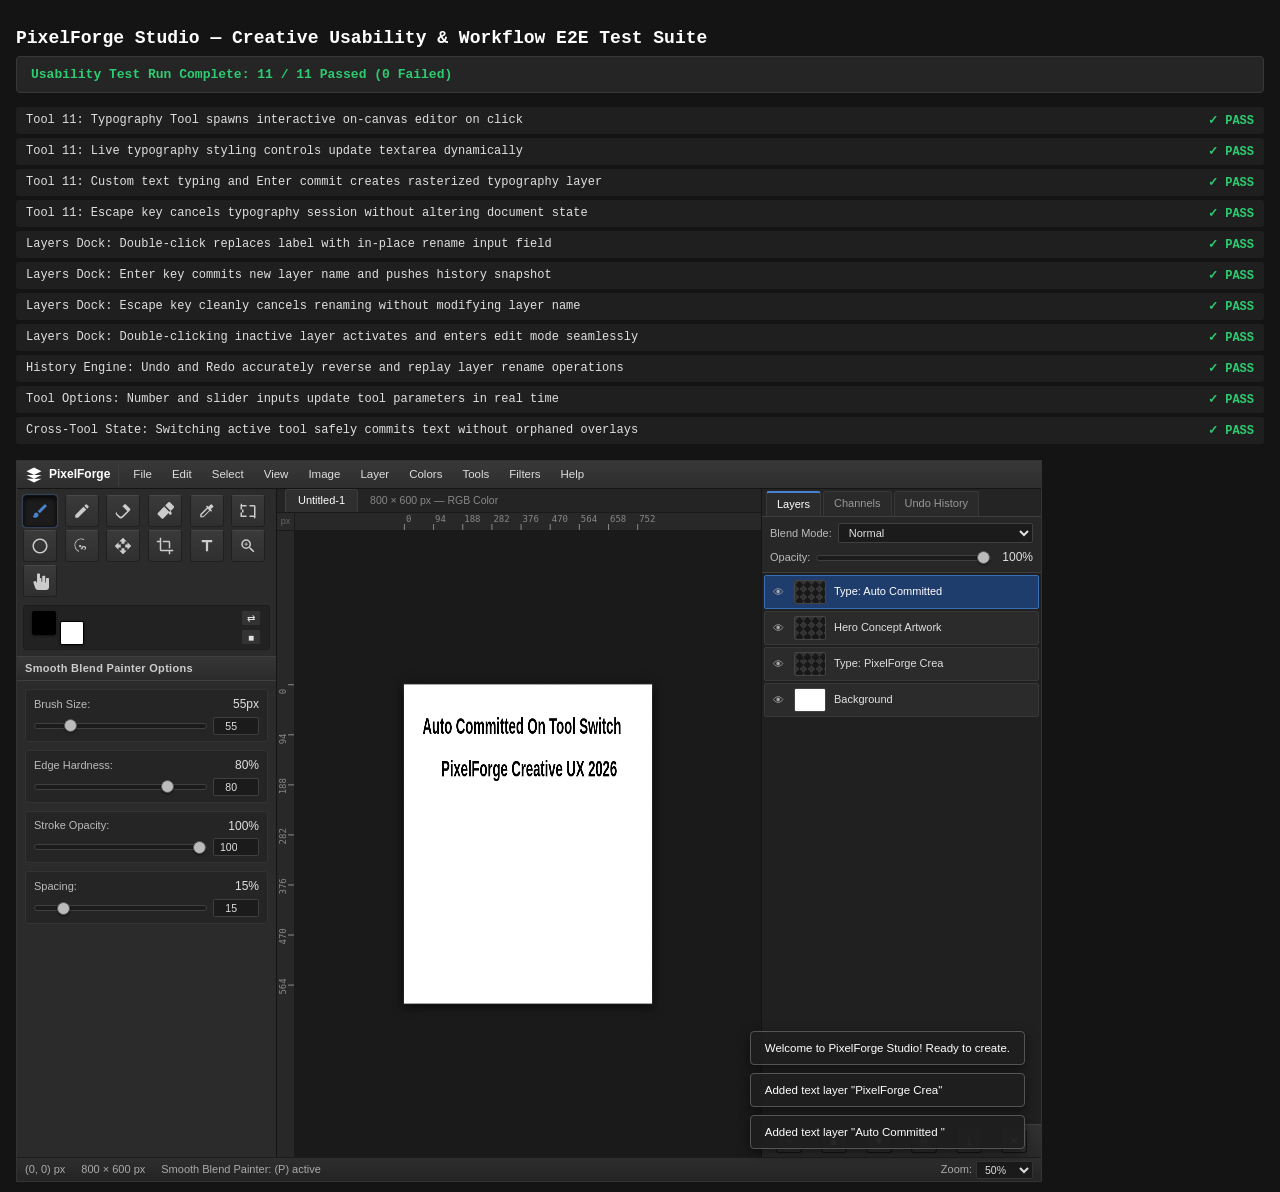
<file: test_usability_e2e.html>
<!DOCTYPE html>
<html>
<head>
  <meta charset="utf-8">
  <title>PixelForge Studio - Creative Usability & Interactive Workflow E2E Test Suite</title>
  <style>
    body {
      font-family: -apple-system, BlinkMacSystemFont, "Segoe UI", Roboto, monospace;
      background: #141414;
      color: #e0e0e0;
      margin: 0;
      padding: 16px;
    }
    h1 { font-size: 18px; margin-bottom: 8px; color: #fff; }
    #status-summary {
      padding: 10px 14px;
      margin-bottom: 14px;
      border-radius: 4px;
      font-size: 13px;
      font-weight: 600;
      background: #252525;
      border: 1px solid #383838;
    }
    .status-pass { background: rgba(46, 204, 113, 0.15); border-color: #2ecc71; color: #2ecc71; }
    .status-fail { background: rgba(231, 76, 60, 0.15); border-color: #e74c3c; color: #e74c3c; }
    .test-log {
      display: flex;
      flex-direction: column;
      gap: 4px;
      max-height: 440px;
      overflow-y: auto;
      font-size: 12px;
      margin-bottom: 16px;
    }
    .test-item {
      display: flex;
      justify-content: space-between;
      padding: 6px 10px;
      background: #1f1f1f;
      border-radius: 3px;
    }
    .badge-pass { color: #2ecc71; font-weight: bold; }
    .badge-fail { color: #e74c3c; font-weight: bold; }
    iframe {
      width: 1024px;
      height: 720px;
      border: 1px solid #333;
      background: #1e1e1e;
    }
  </style>
</head>
<body>
  <h1>PixelForge Studio — Creative Usability & Workflow E2E Test Suite</h1>
  <div id="status-summary">Initializing Live Usability Environment...</div>
  <div class="test-log" id="test-log"></div>
  <iframe id="app-frame" src="index.html"></iframe>

  <script>
    (function () {
      'use strict';

      const results = {
        total: 0,
        passed: 0,
        failed: 0,
        errors: []
      };

      const logEl = document.getElementById('test-log');
      const summaryEl = document.getElementById('status-summary');
      const frame = document.getElementById('app-frame');

      function assert(cond, msg) {
        if (!cond) throw new Error(msg || 'Assertion failed');
      }
      function assertEqual(actual, expected, msg) {
        if (actual !== expected) throw new Error(`${msg ? msg + ': ' : ''}Expected [${expected}] but got [${actual}]`);
      }

      function logTest(name, ok, err) {
        results.total++;
        if (ok) {
          results.passed++;
          console.log('[USABILITY-PASS] ' + name);
        } else {
          results.failed++;
          results.errors.push({ name, err: String(err) });
          console.error('[USABILITY-FAIL] ' + name + ' : ' + err);
        }

        const div = document.createElement('div');
        div.className = 'test-item';
        div.innerHTML = `<span>${name}</span><span class="${ok ? 'badge-pass' : 'badge-fail'}">${ok ? '✓ PASS' : '✗ FAIL'}</span>`;
        if (!ok && err) {
          const detail = document.createElement('div');
          detail.style.color = '#ff6b6b';
          detail.style.fontSize = '11px';
          detail.style.padding = '4px 10px';
          detail.textContent = String(err);
          div.appendChild(detail);
        }
        logEl.appendChild(div);
      }

      function sleep(ms) {
        return new Promise(resolve => setTimeout(resolve, ms));
      }

      frame.onload = async () => {
        try {
          await runAllUsabilityTests();
        } catch (err) {
          logTest('Test Runner Execution', false, err.message);
        }

        const summaryText = `Usability Test Run Complete: ${results.passed} / ${results.total} Passed (${results.failed} Failed)`;
        summaryEl.textContent = summaryText;
        summaryEl.className = results.failed === 0 ? 'status-pass' : 'status-fail';

        console.log(`[USABILITY-SUMMARY] Total: ${results.total} | Passed: ${results.passed} | Failed: ${results.failed}`);
        console.log('[USABILITY-COMPLETE]');
        window.__USABILITY_RESULTS__ = results;
        setTimeout(() => {
          if (typeof window.close === 'function') window.close();
        }, 150);
      };

      async function runAllUsabilityTests() {
        const win = frame.contentWindow;
        const doc = frame.contentDocument;

        // Defensive mocks for blocking dialogs
        win.confirm = () => true;
        win.prompt = (msg, def) => def || 'PixelForge';

        const PF = win.PixelForge;
        if (!PF || !PF.currentEngine || !PF.currentUI) {
          logTest('Environment Initialization', false, 'PixelForge engine or UI missing');
          return;
        }

        const engine = PF.currentEngine;
        const ui = PF.currentUI;
        const overlayCanvas = doc.getElementById('overlay-canvas');
        const mainCanvas = doc.getElementById('main-canvas');
        assert(overlayCanvas && mainCanvas, 'Overlay and main canvases present in DOM');

        // Helpers for simulating human canvas interactions
        function dispatchCanvasPointer(type, canvasX, canvasY, button = 0) {
          const screen = engine.canvasToScreen(canvasX, canvasY);
          const pEvent = new win.PointerEvent(type, {
            bubbles: true,
            cancelable: true,
            view: win,
            clientX: screen.x,
            clientY: screen.y,
            button,
            buttons: type === 'pointerup' ? 0 : 1,
            pointerId: 1,
            isPrimary: true
          });
          overlayCanvas.dispatchEvent(pEvent);

          const mType = type.replace('pointer', 'mouse');
          const mEvent = new win.MouseEvent(mType, {
            bubbles: true,
            cancelable: true,
            view: win,
            clientX: screen.x,
            clientY: screen.y,
            button,
            buttons: type === 'mouseup' ? 0 : 1
          });
          overlayCanvas.dispatchEvent(mEvent);
        }

        function clickCanvas(canvasX, canvasY) {
          dispatchCanvasPointer('pointerdown', canvasX, canvasY, 0);
          dispatchCanvasPointer('pointerup', canvasX, canvasY, 0);
          const screen = engine.canvasToScreen(canvasX, canvasY);
          const clickEvt = new win.MouseEvent('click', {
            bubbles: true,
            cancelable: true,
            view: win,
            clientX: screen.x,
            clientY: screen.y,
            button: 0
          });
          overlayCanvas.dispatchEvent(clickEvt);
        }

        // =====================================================================
        // TEST 1: Tool 11 - Interactive Typography On-Canvas Editor Spawn
        // =====================================================================
        try {
          ui.selectTool('text');
          assertEqual(ui.activeTool.id, 'text', 'Text tool is active');

          // Ensure options.text is empty so human interactive workflow triggers
          ui.activeTool.options.text = '';

          // Click at canvas (120, 140)
          clickCanvas(120, 140);
          await sleep(50);

          const editor = doc.getElementById('canvas-text-editor') || doc.querySelector('.on-canvas-text-editor');
          assert(editor, 'On-canvas floating typography editor spawned in DOM');
          const textarea = editor.querySelector('textarea');
          assert(textarea, 'Interactive textarea input is present in editor');
          const toolbar = editor.querySelector('.text-editor-toolbar');
          assert(toolbar, 'Typography toolbar HUD is present');

          logTest('Tool 11: Typography Tool spawns interactive on-canvas editor on click', true);
        } catch (e) {
          logTest('Tool 11: Typography Tool spawns interactive on-canvas editor on click', false, e.message);
        }

        // =====================================================================
        // TEST 2: Typography Editor Live Styling Feedback
        // =====================================================================
        try {
          const editor = doc.getElementById('canvas-text-editor') || doc.querySelector('.on-canvas-text-editor');
          assert(editor, 'Editor present for styling test');
          const textarea = editor.querySelector('textarea');
          const sizeInput = editor.querySelector('.text-editor-size-input');
          const boldBtn = editor.querySelector('.text-editor-bold-btn');

          if (sizeInput) {
            sizeInput.value = '42';
            sizeInput.dispatchEvent(new win.Event('input', { bubbles: true }));
          }
          if (boldBtn) {
            boldBtn.click();
          }
          await sleep(30);

          assert(textarea.style.fontWeight === 'bold', `Textarea reflects bold style: ${textarea.style.fontWeight}`);
          const expectedSize = Math.max(12, Math.round(42 * (engine.zoom || 1)));
          assert(Math.abs(parseInt(textarea.style.fontSize, 10) - expectedSize) <= 2, `Textarea font size scaled: ${textarea.style.fontSize} (expected approx ${expectedSize}px)`);

          logTest('Tool 11: Live typography styling controls update textarea dynamically', true);
        } catch (e) {
          logTest('Tool 11: Live typography styling controls update textarea dynamically', false, e.message);
        }

        // =====================================================================
        // TEST 3: Typography Typing & Enter Commit to Layer
        // =====================================================================
        try {
          const editor = doc.getElementById('canvas-text-editor') || doc.querySelector('.on-canvas-text-editor');
          assert(editor, 'Editor present for typing test');
          const textarea = editor.querySelector('textarea');
          const initialLayerCount = engine.layerManager.layers.length;

          // Type custom user text
          textarea.value = 'PixelForge Creative UX 2026';
          textarea.dispatchEvent(new win.Event('input', { bubbles: true }));

          // Commit via Enter key
          const enterEvent = new win.KeyboardEvent('keydown', {
            key: 'Enter',
            code: 'Enter',
            bubbles: true,
            cancelable: true
          });
          textarea.dispatchEvent(enterEvent);
          await sleep(60);

          // Assert editor is closed
          const editorAfter = doc.getElementById('canvas-text-editor');
          assert(!editorAfter, 'Editor cleanly dismissed after Enter commit');

          // Assert text layer created
          assertEqual(engine.layerManager.layers.length, initialLayerCount + 1, 'New typography layer added to stack');
          const textLayer = engine.getActiveLayer();
          assert(textLayer.name.includes('Type') || textLayer.name.includes('PixelForge'), `Layer name contains typography label: ${textLayer.name}`);
          assert(textLayer.isTextLayer, 'Layer is marked as textLayer');
          assert(textLayer.textData && textLayer.textData.text.includes('PixelForge Creative UX 2026'), 'Layer stores persistent typography textData metadata');

          // Assert non-transparent text pixels were rasterized onto layer
          const layerData = textLayer.ctx.getImageData(0, 0, engine.width, engine.height).data;
          let hasPixels = false;
          for (let i = 3; i < layerData.length; i += 4) {
            if (layerData[i] > 20) {
              hasPixels = true;
              break;
            }
          }
          assert(hasPixels, 'Typography glyphs rendered into layer pixel buffer');

          logTest('Tool 11: Custom text typing and Enter commit creates rasterized typography layer', true);
        } catch (e) {
          logTest('Tool 11: Custom text typing and Enter commit creates rasterized typography layer', false, e.message);
        }

        // =====================================================================
        // TEST 4: Typography Escape Cancellation Cleanliness
        // =====================================================================
        try {
          const initialLayerCount = engine.layerManager.layers.length;
          clickCanvas(250, 200);
          await sleep(50);

          const editor = doc.getElementById('canvas-text-editor') || doc.querySelector('.on-canvas-text-editor');
          assert(editor, 'Editor opened for escape test');
          const textarea = editor.querySelector('textarea');
          textarea.value = 'Temporary text to cancel';
          textarea.dispatchEvent(new win.Event('input', { bubbles: true }));

          // Press Escape
          const escEvent = new win.KeyboardEvent('keydown', {
            key: 'Escape',
            code: 'Escape',
            bubbles: true,
            cancelable: true
          });
          textarea.dispatchEvent(escEvent);
          await sleep(50);

          assert(!doc.getElementById('canvas-text-editor'), 'Editor removed on Escape');
          assertEqual(engine.layerManager.layers.length, initialLayerCount, 'No layer created when cancelled via Escape');

          logTest('Tool 11: Escape key cancels typography session without altering document state', true);
        } catch (e) {
          logTest('Tool 11: Escape key cancels typography session without altering document state', false, e.message);
        }

        // =====================================================================
        // TEST 5: Layer Dock - Double-Click In-Place Renaming Setup
        // =====================================================================
        try {
          // Add a dedicated layer to test renaming
          const testLayer = engine.addLayer('Vector Graphic', engine.width, engine.height, 'transparent');
          ui.updateLayersList();
          await sleep(40);

          const layerList = doc.getElementById('layer-list-container');
          assert(layerList, 'Layer list container present in right dock');
          const layerItems = layerList.querySelectorAll('.layer-item');
          assert(layerItems.length >= 2, 'Layer items rendered in UI dock');

          // Find the item for Vector Graphic
          let vectorItem = null;
          let vectorNameLabel = null;
          layerItems.forEach(item => {
            const label = item.querySelector('.layer-name');
            if (label && label.textContent.includes('Vector Graphic')) {
              vectorItem = item;
              vectorNameLabel = label;
            }
          });
          assert(vectorItem && vectorNameLabel, 'Found Vector Graphic layer item in dock');

          // Simulate double-click on name label
          const dblClickEvt = new win.MouseEvent('dblclick', {
            bubbles: true,
            cancelable: true,
            view: win
          });
          vectorNameLabel.dispatchEvent(dblClickEvt);
          await sleep(40);

          const input = vectorItem.querySelector('.layer-name-input');
          assert(input, 'Double-click replaced layer-name span with .layer-name-input input field');
          assertEqual(input.value, 'Vector Graphic', 'Input initial value matches layer name');

          logTest('Layers Dock: Double-click replaces label with in-place rename input field', true);
        } catch (e) {
          logTest('Layers Dock: Double-click replaces label with in-place rename input field', false, e.message);
        }

        // =====================================================================
        // TEST 6: Layer Dock - Enter Key Commits Layer Name
        // =====================================================================
        try {
          const layerList = doc.getElementById('layer-list-container');
          const input = layerList.querySelector('.layer-name-input');
          assert(input, 'Active layer rename input field found');

          input.value = 'Hero Concept Artwork';
          input.dispatchEvent(new win.Event('input', { bubbles: true }));

          const enterKey = new win.KeyboardEvent('keydown', {
            key: 'Enter',
            code: 'Enter',
            bubbles: true,
            cancelable: true
          });
          input.dispatchEvent(enterKey);
          await sleep(50);

          // Check that input is gone and replaced by label with new name
          assert(!layerList.querySelector('.layer-name-input'), 'Input dismissed after Enter commit');

          // Check layer name in engine
          const renamed = engine.layerManager.layers.find(l => l.name === 'Hero Concept Artwork');
          assert(renamed, 'Layer name in engine updated to "Hero Concept Artwork"');

          // Check history stack snapshot
          const lastHistory = engine.history.snapshots[engine.history.currentIndex];
          assert(lastHistory && lastHistory.description.includes('Rename Layer'), `History stack contains rename action: ${lastHistory ? lastHistory.description : 'none'}`);

          logTest('Layers Dock: Enter key commits new layer name and pushes history snapshot', true);
        } catch (e) {
          logTest('Layers Dock: Enter key commits new layer name and pushes history snapshot', false, e.message);
        }

        // =====================================================================
        // TEST 7: Layer Dock - Escape Key Cancels Rename In-Place
        // =====================================================================
        try {
          const layerList = doc.getElementById('layer-list-container');
          const heroItem = Array.from(layerList.querySelectorAll('.layer-item')).find(item => {
            const label = item.querySelector('.layer-name');
            return label && label.textContent.includes('Hero Concept Artwork');
          });
          assert(heroItem, 'Hero Concept Artwork item found');
          const label = heroItem.querySelector('.layer-name');

          // Double-click again
          label.dispatchEvent(new win.MouseEvent('dblclick', { bubbles: true, cancelable: true, view: win }));
          await sleep(30);

          const input = heroItem.querySelector('.layer-name-input');
          assert(input, 'Input opened for cancellation test');
          input.value = 'Discarded Temporary Name';
          input.dispatchEvent(new win.Event('input', { bubbles: true }));

          // Press Escape
          input.dispatchEvent(new win.KeyboardEvent('keydown', {
            key: 'Escape',
            code: 'Escape',
            bubbles: true,
            cancelable: true
          }));
          await sleep(40);

          assert(!layerList.querySelector('.layer-name-input'), 'Input dismissed on Escape');
          const restoredLabel = Array.from(layerList.querySelectorAll('.layer-name')).find(l => l.textContent.includes('Hero Concept Artwork'));
          assert(restoredLabel, 'Layer label restored to original name');
          assert(!engine.layerManager.layers.some(l => l.name.includes('Discarded Temporary Name')), 'Discarded name was not committed to engine');

          logTest('Layers Dock: Escape key cleanly cancels renaming without modifying layer name', true);
        } catch (e) {
          logTest('Layers Dock: Escape key cleanly cancels renaming without modifying layer name', false, e.message);
        }

        // =====================================================================
        // TEST 8: Layer Dock - Double-Click Inactive Layer Activates & Renames
        // =====================================================================
        try {
          // Switch active layer to Background (index 0)
          engine.layerManager.setActiveLayer(0);
          ui.updateLayersList();
          await sleep(30);

          assertEqual(engine.layerManager.activeLayerIndex, 0, 'Active layer is Background');

          // Double click hero layer row
          const layerList = doc.getElementById('layer-list-container');
          const heroItem = Array.from(layerList.querySelectorAll('.layer-item')).find(item => {
            const label = item.querySelector('.layer-name');
            return label && label.textContent.includes('Hero Concept Artwork');
          });
          assert(heroItem, 'Hero item found in inactive state');
          const label = heroItem.querySelector('.layer-name');

          // First click activates
          heroItem.dispatchEvent(new win.MouseEvent('click', { bubbles: true, cancelable: true, view: win }));
          // Double click triggers rename without DOM wiping
          label.dispatchEvent(new win.MouseEvent('dblclick', { bubbles: true, cancelable: true, view: win }));
          await sleep(40);

          const input = heroItem.querySelector('.layer-name-input');
          assert(input, 'Double-clicking an inactive layer directly triggers in-place rename input');

          // Cancel to clean up
          input.dispatchEvent(new win.KeyboardEvent('keydown', { key: 'Escape', bubbles: true }));

          logTest('Layers Dock: Double-clicking inactive layer activates and enters edit mode seamlessly', true);
        } catch (e) {
          logTest('Layers Dock: Double-clicking inactive layer activates and enters edit mode seamlessly', false, e.message);
        }

        // =====================================================================
        // TEST 9: Undo / Redo Fidelity on Layer Renaming & Typography
        // =====================================================================
        try {
          // Current state has Hero Concept Artwork
          assert(engine.layerManager.layers.some(l => l.name === 'Hero Concept Artwork'), 'Hero layer exists before undo');

          // Undo the rename
          await engine.history.undo();
          await sleep(40);

          // Should revert back to Vector Graphic
          const reverted = engine.layerManager.layers.find(l => l.name === 'Vector Graphic');
          assert(reverted, 'Undo successfully reverted layer name to "Vector Graphic"');

          // Redo the rename
          await engine.history.redo();
          await sleep(40);

          const redone = engine.layerManager.layers.find(l => l.name === 'Hero Concept Artwork');
          assert(redone, 'Redo successfully restored layer name to "Hero Concept Artwork"');

          logTest('History Engine: Undo and Redo accurately reverse and replay layer rename operations', true);
        } catch (e) {
          logTest('History Engine: Undo and Redo accurately reverse and replay layer rename operations', false, e.message);
        }

        // =====================================================================
        // TEST 10: Tool Options Dock Real-Time Responsiveness
        // =====================================================================
        try {
          ui.selectTool('brush');
          assertEqual(ui.activeTool.id, 'brush');

          const optionsContainer = doc.getElementById('tool-options-container');
          assert(optionsContainer, 'Tool options container present');
          const sizeNumber = optionsContainer.querySelector('input[type="number"]');
          assert(sizeNumber, 'Size number input present in options dock');

          sizeNumber.value = '55';
          sizeNumber.dispatchEvent(new win.Event('input', { bubbles: true }));
          await sleep(30);

          assertEqual(ui.activeTool.options.size, 55, 'Tool options updated immediately via number input without tool re-selection');

          logTest('Tool Options: Number and slider inputs update tool parameters in real time', true);
        } catch (e) {
          logTest('Tool Options: Number and slider inputs update tool parameters in real time', false, e.message);
        }

        // =====================================================================
        // TEST 11: Cross-Tool State Cleanliness on Tool Switch
        // =====================================================================
        try {
          ui.selectTool('text');
          clickCanvas(60, 60);
          await sleep(40);

          assert(doc.getElementById('canvas-text-editor'), 'Text editor active before tool switch');
          const textarea = doc.querySelector('#canvas-text-editor textarea');
          textarea.value = 'Auto Committed On Tool Switch';
          textarea.dispatchEvent(new win.Event('input', { bubbles: true }));

          // Switch to brush
          ui.selectTool('brush');
          await sleep(50);

          assert(!doc.getElementById('canvas-text-editor'), 'Active editor cleanly removed upon switching tools');
          const committedTextLayer = engine.layerManager.layers.find(l => l.name.includes('Auto Committed'));
          assert(committedTextLayer, 'Text entered was preserved and committed on tool deactivation');

          logTest('Cross-Tool State: Switching active tool safely commits text without orphaned overlays', true);
        } catch (e) {
          logTest('Cross-Tool State: Switching active tool safely commits text without orphaned overlays', false, e.message);
        }
      }
    })();
  </script>
</body>
</html>
</file>
<file: style.css>
/* ==========================================================================
   PixelForge Studio - Desktop Theme Stylesheet
   Authentic Professional Dark Theme & Desktop UI Layout
   ========================================================================== */

:root {
  --pf-bg-darkest: #181818;
  --pf-bg-dark: #222222;
  --pf-bg-panel: #2b2b2b;
  --pf-bg-header: #333333;
  --pf-bg-elevated: #3c3c3c;
  --pf-bg-input: #1b1b1b;
  --pf-bg-hover: #444444;
  --pf-bg-active: #23467c;
  --pf-border: #3f3f3f;
  --pf-border-light: #525252;
  --pf-border-dark: #141414;
  --pf-accent: #4a82d0;
  --pf-accent-hover: #5d95e6;
  --pf-text: #e0e0e0;
  --pf-text-dim: #999999;
  --pf-text-disabled: #5e5e5e;
  --pf-font: -apple-system, BlinkMacSystemFont, "Segoe UI", Roboto, "Helvetica Neue", Arial, sans-serif;
  --pf-font-mono: "Consolas", "Courier New", monospace;
  --ruler-size: 18px;
  --statusbar-height: 24px;
  --menubar-height: 28px;

  /* Aliases for compatibility */
  --gimp-bg-darkest: var(--pf-bg-darkest);
  --gimp-bg-dark: var(--pf-bg-dark);
  --gimp-bg-panel: var(--pf-bg-panel);
  --gimp-bg-header: var(--pf-bg-header);
  --gimp-bg-elevated: var(--pf-bg-elevated);
  --gimp-bg-input: var(--pf-bg-input);
  --gimp-bg-hover: var(--pf-bg-hover);
  --gimp-bg-active: var(--pf-bg-active);
  --gimp-border: var(--pf-border);
  --gimp-border-light: var(--pf-border-light);
  --gimp-border-dark: var(--pf-border-dark);
  --gimp-accent: var(--pf-accent);
  --gimp-accent-hover: var(--pf-accent-hover);
  --gimp-text: var(--pf-text);
  --gimp-text-dim: var(--pf-text-dim);
  --gimp-text-disabled: var(--pf-text-disabled);
  --gimp-font: var(--pf-font);
  --gimp-font-mono: var(--pf-font-mono);
}

* {
  box-sizing: border-box;
  margin: 0;
  padding: 0;
  user-select: none;
  -webkit-user-select: none;
}

html, body {
  width: 100%;
  height: 100%;
  overflow: hidden;
  background-color: var(--pf-bg-darkest);
  color: var(--pf-text);
  font-family: var(--pf-font);
  font-size: 12px;
  line-height: 1.4;
}

/* Base button and input styling */
button, input, select, textarea {
  font-family: inherit;
  font-size: 11px;
  color: var(--pf-text);
}

button {
  background: linear-gradient(180deg, #3c3c3c 0%, #2e2e2e 100%);
  border: 1px solid var(--pf-border-dark);
  border-top-color: var(--pf-border-light);
  border-radius: 3px;
  padding: 3px 8px;
  cursor: pointer;
  display: inline-flex;
  align-items: center;
  justify-content: center;
  gap: 4px;
  outline: none;
  transition: background 0.1s, border-color 0.1s;
}

button:hover {
  background: linear-gradient(180deg, #464646 0%, #363636 100%);
  border-color: #555555;
}

button:active, button.active {
  background: #1e1e1e;
  border-color: #111111;
  box-shadow: inset 0 1px 3px rgba(0,0,0,0.6);
}

button:disabled {
  opacity: 0.45;
  cursor: not-allowed;
  filter: grayscale(80%);
}

input[type="text"], input[type="number"], select, textarea {
  background-color: var(--pf-bg-input);
  border: 1px solid var(--pf-border);
  border-radius: 2px;
  padding: 2px 6px;
  outline: none;
  color: var(--pf-text);
  user-select: text;
  -webkit-user-select: text;
}

input[type="text"]:focus, input[type="number"]:focus, select:focus, textarea:focus {
  border-color: var(--pf-accent);
  box-shadow: 0 0 0 1px var(--pf-accent);
}

input[type="range"] {
  -webkit-appearance: none;
  background: var(--pf-bg-input);
  height: 6px;
  border-radius: 3px;
  border: 1px solid var(--pf-border);
  outline: none;
  cursor: pointer;
}

input[type="range"]::-webkit-slider-thumb {
  -webkit-appearance: none;
  width: 13px;
  height: 13px;
  border-radius: 50%;
  background: #bbbbbb;
  border: 1px solid #555555;
  cursor: pointer;
  box-shadow: 0 1px 2px rgba(0,0,0,0.5);
  transition: background 0.1s;
}

input[type="range"]::-webkit-slider-thumb:hover {
  background: #ffffff;
}

input[type="checkbox"] {
  accent-color: var(--pf-accent);
  cursor: pointer;
}

/* ==========================================================================
   Main Application Layout
   ========================================================================== */

#app-container {
  display: flex;
  flex-direction: column;
  width: 100vw;
  height: 100vh;
  overflow: hidden;
}

/* ==========================================================================
   Menu Bar
   ========================================================================== */

#menu-bar {
  height: var(--menubar-height);
  background: linear-gradient(180deg, #383838 0%, #2e2e2e 100%);
  border-bottom: 1px solid var(--pf-border-dark);
  display: flex;
  align-items: center;
  padding: 0 4px;
  z-index: 1000;
  position: relative;
}

.menu-app-brand {
  display: flex;
  align-items: center;
  gap: 6px;
  padding: 2px 8px 2px 4px;
  font-weight: 700;
  color: #fff;
  font-size: 12px;
  border-right: 1px solid var(--pf-border);
  margin-right: 4px;
}

.menu-app-brand svg {
  width: 18px;
  height: 18px;
  fill: currentColor;
}

.menu-item {
  position: relative;
  padding: 4px 10px;
  cursor: pointer;
  border-radius: 2px;
  color: #ddd;
  font-size: 11.5px;
}

.menu-item:hover, .menu-item.open {
  background-color: var(--pf-bg-active);
  color: #fff;
}

.menu-dropdown {
  display: none;
  position: absolute;
  top: 100%;
  left: 0;
  min-width: 250px;
  background-color: #2b2b2b;
  border: 1px solid #484848;
  box-shadow: 0 4px 12px rgba(0,0,0,0.6);
  border-radius: 3px;
  padding: 4px 0;
  z-index: 1001;
}

.menu-item.open .menu-dropdown {
  display: block;
}

.menu-action {
  display: flex;
  justify-content: space-between;
  align-items: center;
  padding: 4px 14px 4px 18px;
  cursor: pointer;
  font-size: 11.5px;
  color: #eee;
  gap: 16px;
}

.menu-action:hover {
  background-color: var(--pf-bg-active);
  color: #fff;
}

.menu-action.disabled {
  opacity: 0.4;
  cursor: default;
  pointer-events: none;
}

.menu-action .shortcut {
  color: var(--pf-text-dim);
  font-size: 10.5px;
  font-family: var(--pf-font);
}

.menu-separator {
  height: 1px;
  background-color: #3e3e3e;
  border-bottom: 1px solid #202020;
  margin: 3px 0;
}

/* ==========================================================================
   Main Workspace Workspace Split (Left Dock | Center Workspace | Right Dock)
   ========================================================================== */

#main-workspace {
  flex: 1;
  display: flex;
  overflow: hidden;
  position: relative;
}

/* Left Dock (Toolbox + Tool Options) */
#left-dock {
  width: 260px;
  min-width: 220px;
  max-width: 380px;
  background-color: var(--pf-bg-panel);
  border-right: 1px solid var(--pf-border-dark);
  display: flex;
  flex-direction: column;
  overflow: hidden;
}

/* Right Dock (Layers, Channels, History) */
#right-dock {
  width: 280px;
  min-width: 240px;
  max-width: 400px;
  background-color: var(--pf-bg-panel);
  border-left: 1px solid var(--pf-border-dark);
  display: flex;
  flex-direction: column;
  overflow: hidden;
}

/* ==========================================================================
   Toolbox Section
   ========================================================================== */

.toolbox-container {
  padding: 6px;
  border-bottom: 1px solid var(--pf-border);
  background-color: var(--pf-bg-panel);
}

.toolbox-grid {
  display: grid;
  grid-template-columns: repeat(6, 1fr);
  gap: 3px;
}

.tool-btn {
  width: 34px;
  height: 32px;
  padding: 0;
  background: linear-gradient(180deg, #3a3a3a 0%, #2f2f2f 100%);
  border: 1px solid #202020;
  border-top-color: #484848;
  border-radius: 3px;
  cursor: pointer;
  position: relative;
  display: flex;
  align-items: center;
  justify-content: center;
  color: #ccc;
  transition: all 0.1s ease;
}

.tool-btn:hover {
  background: linear-gradient(180deg, #484848 0%, #393939 100%);
  color: #fff;
  border-color: #555;
}

.tool-btn.active {
  background: #1c1c1c !important;
  border: 1px solid #111 !important;
  box-shadow: inset 0 2px 4px rgba(0,0,0,0.8), 0 0 2px var(--pf-accent);
  color: var(--pf-accent);
}

.tool-btn svg {
  width: 18px;
  height: 18px;
  pointer-events: none;
}

/* Color Swatches (FG / BG) */
.color-swatches-box {
  display: flex;
  align-items: center;
  justify-content: space-between;
  margin-top: 8px;
  padding: 4px 8px;
  background-color: #222222;
  border: 1px solid #1c1c1c;
  border-radius: 3px;
}

.swatch-group {
  position: relative;
  width: 52px;
  height: 34px;
}

.color-swatch {
  width: 24px;
  height: 24px;
  border: 1px solid #000;
  box-shadow: 0 1px 3px rgba(0,0,0,0.5);
  cursor: pointer;
  border-radius: 2px;
  position: absolute;
}

.color-swatch-fg {
  top: 0;
  left: 0;
  z-index: 2;
  background-color: #000000;
}

.color-swatch-bg {
  bottom: 0;
  right: 0;
  z-index: 1;
  background-color: #ffffff;
}

.color-controls {
  display: flex;
  flex-direction: column;
  gap: 3px;
}

.color-ctrl-btn {
  width: 20px;
  height: 16px;
  padding: 0;
  font-size: 10px;
  background: #333;
  border: 1px solid #222;
  border-radius: 2px;
  cursor: pointer;
}

.color-ctrl-btn:hover {
  background: #444;
}

/* ==========================================================================
   Tool Options Panel
   ========================================================================== */

.dock-header {
  height: 24px;
  background: linear-gradient(180deg, #363636 0%, #2b2b2b 100%);
  border-bottom: 1px solid var(--pf-border);
  padding: 0 8px;
  display: flex;
  align-items: center;
  justify-content: space-between;
  font-size: 11px;
  font-weight: 600;
  color: #ccc;
  letter-spacing: 0.3px;
}

.dock-header .dock-title {
  display: flex;
  align-items: center;
  gap: 6px;
}

.dock-content {
  flex: 1;
  overflow-y: auto;
  overflow-x: hidden;
  padding: 8px;
  display: flex;
  flex-direction: column;
  gap: 8px;
}

/* Tool Option Form Controls */
.opt-group {
  display: flex;
  flex-direction: column;
  gap: 4px;
  background: #252525;
  padding: 6px 8px;
  border-radius: 3px;
  border: 1px solid #333;
}

.opt-row {
  display: flex;
  align-items: center;
  justify-content: space-between;
  gap: 8px;
}

.opt-label {
  font-size: 11px;
  color: #bbb;
  white-space: nowrap;
}

.opt-slider-row {
  display: flex;
  align-items: center;
  gap: 6px;
  width: 100%;
}

.opt-slider-row input[type="range"] {
  flex: 1;
}

.opt-slider-row .num-input {
  width: 46px;
  text-align: right;
  font-size: 10.5px;
}

/* ==========================================================================
   Center Viewport & Canvas Area
   ========================================================================== */

#center-viewport {
  flex: 1;
  display: flex;
  flex-direction: column;
  background-color: var(--pf-bg-darkest);
  position: relative;
  overflow: hidden;
}

/* Top Document Tab / Info Header */
.doc-header-bar {
  height: 24px;
  background-color: #242424;
  border-bottom: 1px solid #1a1a1a;
  display: flex;
  align-items: center;
  padding: 0 8px;
  font-size: 11px;
  color: #aaa;
  gap: 12px;
}

.doc-tab {
  background-color: #2f2f2f;
  padding: 3px 12px;
  border-top-left-radius: 3px;
  border-top-right-radius: 3px;
  border: 1px solid #3d3d3d;
  border-bottom: none;
  color: #fff;
  font-weight: 500;
  display: flex;
  align-items: center;
  gap: 8px;
}

.doc-info {
  font-size: 10.5px;
  color: #888;
}

/* Ruler and Canvas Container Layout */
.canvas-view-grid {
  flex: 1;
  display: grid;
  grid-template-columns: var(--ruler-size) 1fr;
  grid-template-rows: var(--ruler-size) 1fr;
  overflow: hidden;
  position: relative;
}

.ruler-corner {
  background-color: #2a2a2a;
  border-right: 1px solid #1a1a1a;
  border-bottom: 1px solid #1a1a1a;
  display: flex;
  align-items: center;
  justify-content: center;
  font-size: 9px;
  color: #666;
}

.ruler-top {
  position: relative;
  background-color: #2a2a2a;
  border-bottom: 1px solid #1a1a1a;
  overflow: hidden;
}

.ruler-top canvas {
  display: block;
  width: 100%;
  height: 100%;
}

.ruler-left {
  position: relative;
  background-color: #2a2a2a;
  border-right: 1px solid #1a1a1a;
  overflow: hidden;
}

.ruler-left canvas {
  display: block;
  width: 100%;
  height: 100%;
}

/* The Canvas Scroll / Pan Viewport */
#canvas-scroll-container {
  position: relative;
  overflow: auto;
  width: 100%;
  height: 100%;
  background-color: #1a1a1a;
  display: flex;
  align-items: center;
  justify-content: center;
  cursor: crosshair;
}

#canvas-scroll-container.pan-mode {
  cursor: grab;
}

#canvas-scroll-container.panning {
  cursor: grabbing;
}

/* The Document Canvas Wrapper */
#canvas-wrapper {
  position: relative;
  background-image: 
    linear-gradient(45deg, #2b2b2b 25%, transparent 25%),
    linear-gradient(-45deg, #2b2b2b 25%, transparent 25%),
    linear-gradient(45deg, transparent 75%, #2b2b2b 75%),
    linear-gradient(-45deg, transparent 75%, #2b2b2b 75%);
  background-size: 16px 16px;
  background-position: 0 0, 0 8px, 8px -8px, -8px 0px;
  background-color: #383838;
  box-shadow: 0 4px 20px rgba(0,0,0,0.8), 0 0 0 1px #444;
  transform-origin: center center;
  margin: auto;
}

#main-canvas {
  display: block;
  position: absolute;
  top: 0;
  left: 0;
  width: 100%;
  height: 100%;
  pointer-events: auto;
  touch-action: none;
}

#overlay-canvas {
  display: block;
  position: absolute;
  top: 0;
  left: 0;
  width: 100%;
  height: 100%;
  pointer-events: auto;
  touch-action: none;
  user-select: none;
}

/* ==========================================================================
   Status Bar
   ========================================================================== */

#status-bar {
  height: var(--statusbar-height);
  background: linear-gradient(180deg, #2e2e2e 0%, #242424 100%);
  border-top: 1px solid #1c1c1c;
  display: flex;
  align-items: center;
  justify-content: space-between;
  padding: 0 8px;
  font-size: 11px;
  color: #aaa;
  z-index: 10;
}

.status-left {
  display: flex;
  align-items: center;
  gap: 16px;
}

.status-item {
  display: flex;
  align-items: center;
  gap: 4px;
}

.status-item svg {
  width: 12px;
  height: 12px;
  fill: #888;
}

.status-right {
  display: flex;
  align-items: center;
  gap: 12px;
}

.zoom-control {
  display: flex;
  align-items: center;
  gap: 4px;
}

.zoom-select {
  background-color: #1a1a1a;
  border: 1px solid #333;
  color: #ddd;
  font-size: 10.5px;
  padding: 1px 4px;
  border-radius: 2px;
}

/* ==========================================================================
   Right Dock (Layers, Channels, History)
   ========================================================================== */

.dock-tabs {
  display: flex;
  background-color: #242424;
  border-bottom: 1px solid var(--pf-border);
  padding: 2px 4px 0;
  gap: 2px;
}

.dock-tab {
  padding: 4px 10px;
  cursor: pointer;
  background: #2a2a2a;
  border: 1px solid #383838;
  border-bottom: none;
  border-top-left-radius: 3px;
  border-top-right-radius: 3px;
  font-size: 11px;
  color: #999;
}

.dock-tab.active {
  background: var(--pf-bg-panel);
  color: #fff;
  font-weight: 500;
  border-top: 2px solid var(--pf-accent);
}

.tab-pane {
  display: none;
  flex: 1;
  flex-direction: column;
  overflow: hidden;
}

.tab-pane.active {
  display: flex;
}

/* Layers Dock Controls */
.layers-header-controls {
  padding: 6px 8px;
  background-color: #272727;
  border-bottom: 1px solid var(--pf-border);
  display: flex;
  flex-direction: column;
  gap: 6px;
}

.layer-mode-row {
  display: flex;
  align-items: center;
  gap: 6px;
}

.layer-mode-row select {
  flex: 1;
}

.layer-opacity-row {
  display: flex;
  align-items: center;
  gap: 6px;
}

.layer-opacity-row input[type="range"] {
  flex: 1;
}

/* Layer List */
.layer-list {
  flex: 1;
  overflow-y: auto;
  background-color: #202020;
  padding: 2px;
  display: flex;
  flex-direction: column;
  gap: 2px;
}

.layer-item {
  display: flex;
  align-items: center;
  padding: 4px 6px;
  background-color: #2b2b2b;
  border: 1px solid #383838;
  border-radius: 2px;
  cursor: pointer;
  gap: 8px;
  transition: background 0.1s;
}

.layer-item:hover {
  background-color: #353535;
}

.layer-item.active {
  background-color: #1f3d6c;
  border-color: #3a6eb5;
  color: #fff;
}

.layer-vis-btn {
  background: none;
  border: none;
  padding: 2px;
  cursor: pointer;
  color: #aaa;
  display: flex;
  align-items: center;
}

.layer-vis-btn:hover {
  color: #fff;
  background: none;
}

.layer-thumb {
  width: 32px;
  height: 24px;
  background-color: #181818;
  border: 1px solid #444;
  border-radius: 2px;
  object-fit: contain;
  background-image: 
    linear-gradient(45deg, #333 25%, transparent 25%),
    linear-gradient(-45deg, #333 25%, transparent 25%),
    linear-gradient(45deg, transparent 75%, #333 75%),
    linear-gradient(-45deg, transparent 75%, #333 75%);
  background-size: 8px 8px;
}

.layer-name {
  flex: 1;
  font-size: 11px;
  overflow: hidden;
  text-overflow: ellipsis;
  white-space: nowrap;
}

.layer-name-input {
  flex: 1;
  font-size: 11px;
  padding: 1px 4px;
  background: #111;
  border: 1px solid var(--pf-accent);
  color: #fff;
}

/* Layer Actions Footer */
.layer-actions-bar {
  display: flex;
  align-items: center;
  justify-content: space-around;
  padding: 4px;
  background: linear-gradient(180deg, #323232 0%, #292929 100%);
  border-top: 1px solid var(--pf-border);
}

.layer-action-btn {
  width: 26px;
  height: 24px;
  padding: 0;
  font-size: 12px;
}

/* History / Undo Stack List */
.history-list {
  flex: 1;
  overflow-y: auto;
  background-color: #202020;
  padding: 4px;
  display: flex;
  flex-direction: column;
  gap: 1px;
}

.history-item {
  display: flex;
  align-items: center;
  padding: 4px 8px;
  font-size: 11px;
  cursor: pointer;
  border-radius: 2px;
  gap: 8px;
  color: #aaa;
}

.history-item:hover {
  background-color: #2d2d2d;
  color: #eee;
}

.history-item.active {
  background-color: #244677;
  color: #fff;
  font-weight: 500;
}

.history-item.undone {
  opacity: 0.45;
  font-style: italic;
}

/* ==========================================================================
   Modals & Dialogs (PixelForge Desktop Window Style)
   ========================================================================== */

.modal-backdrop {
  position: fixed;
  top: 0;
  left: 0;
  width: 100vw;
  height: 100vh;
  background-color: rgba(0, 0, 0, 0.55);
  display: none;
  align-items: center;
  justify-content: center;
  z-index: 2000;
}

.modal-backdrop.open {
  display: flex;
}

.gimp-dialog, .pf-dialog {
  background-color: #2d2d2d;
  border: 1px solid #4a4a4a;
  border-radius: 4px;
  box-shadow: 0 10px 30px rgba(0, 0, 0, 0.8), 0 0 1px 1px rgba(255,255,255,0.1);
  min-width: 380px;
  max-width: 90vw;
  max-height: 90vh;
  display: flex;
  flex-direction: column;
  overflow: hidden;
  animation: dialogPop 0.15s cubic-bezier(0.1, 0.9, 0.2, 1);
}

@keyframes dialogPop {
  0% { transform: scale(0.96); opacity: 0; }
  100% { transform: scale(1); opacity: 1; }
}

.dialog-header {
  height: 28px;
  background: linear-gradient(180deg, #3e3e3e 0%, #303030 100%);
  border-bottom: 1px solid #1a1a1a;
  padding: 0 10px;
  display: flex;
  align-items: center;
  justify-content: space-between;
  cursor: move;
}

.dialog-title {
  font-weight: 600;
  font-size: 12px;
  color: #eee;
}

.dialog-close-btn {
  background: none;
  border: none;
  color: #aaa;
  font-size: 14px;
  cursor: pointer;
  padding: 0 4px;
}

.dialog-close-btn:hover {
  color: #fff;
  background: #c23b22;
  border-radius: 2px;
}

.dialog-body {
  padding: 14px 16px;
  overflow-y: auto;
  display: flex;
  flex-direction: column;
  gap: 12px;
}

.dialog-footer {
  height: 40px;
  background-color: #242424;
  border-top: 1px solid #1c1c1c;
  padding: 0 12px;
  display: flex;
  align-items: center;
  justify-content: flex-end;
  gap: 8px;
}

.dialog-footer .footer-left {
  margin-right: auto;
}

/* Modal Form Controls */
.dialog-row {
  display: flex;
  align-items: center;
  justify-content: space-between;
  gap: 12px;
}

.dialog-row label {
  font-size: 11.5px;
  color: #bbb;
}

.dialog-row .control-group {
  display: flex;
  align-items: center;
  gap: 6px;
  flex: 1;
  justify-content: flex-end;
}

.dialog-row input[type="range"] {
  width: 140px;
}

.dialog-row input[type="number"], .dialog-row input[type="text"] {
  width: 70px;
}

/* Live Preview Box */
.dialog-preview-container {
  display: flex;
  align-items: center;
  justify-content: center;
  background-color: #1a1a1a;
  border: 1px solid #3a3a3a;
  border-radius: 3px;
  padding: 8px;
  margin-top: 4px;
  min-height: 120px;
  max-height: 200px;
  overflow: hidden;
}

.dialog-preview-canvas {
  max-width: 100%;
  max-height: 180px;
  border: 1px solid #555;
  background-image: 
    linear-gradient(45deg, #2b2b2b 25%, transparent 25%),
    linear-gradient(-45deg, #2b2b2b 25%, transparent 25%),
    linear-gradient(45deg, transparent 75%, #2b2b2b 75%),
    linear-gradient(-45deg, transparent 75%, #2b2b2b 75%);
  background-size: 12px 12px;
}

/* Shortcuts Dialog Table */
.shortcuts-table {
  width: 100%;
  border-collapse: collapse;
  font-size: 11px;
}

.shortcuts-table th, .shortcuts-table td {
  padding: 6px 10px;
  border-bottom: 1px solid #3a3a3a;
  text-align: left;
}

.shortcuts-table th {
  background-color: #202020;
  color: #aaa;
  font-weight: 600;
}

.shortcuts-table tr:hover {
  background-color: #333333;
}

.key-badge {
  display: inline-block;
  background: #1c1c1c;
  border: 1px solid #444;
  border-radius: 3px;
  padding: 1px 6px;
  font-family: var(--pf-font-mono);
  font-size: 10px;
  color: #eee;
  box-shadow: 0 1px 1px rgba(0,0,0,0.5);
}

/* Toast Notifications */
#toast-container {
  position: fixed;
  bottom: 32px;
  right: 16px;
  display: flex;
  flex-direction: column;
  gap: 8px;
  z-index: 3000;
  pointer-events: none;
}

.toast {
  background-color: rgba(30, 30, 30, 0.95);
  border: 1px solid #555;
  color: #fff;
  padding: 8px 14px;
  border-radius: 4px;
  box-shadow: 0 4px 12px rgba(0,0,0,0.5);
  font-size: 11.5px;
  display: flex;
  align-items: center;
  gap: 8px;
  animation: toastFadeIn 0.2s ease-out;
}

@keyframes toastFadeIn {
  from { opacity: 0; transform: translateY(8px); }
  to { opacity: 1; transform: translateY(0); }
}

/* ==========================================================================
   On-Canvas Floating Typography Editor
   ========================================================================== */

.on-canvas-text-editor,
.canvas-text-overlay {
  position: absolute;
  z-index: 1000;
  min-width: 220px;
  max-width: 600px;
  display: flex;
  flex-direction: column;
  pointer-events: auto;
  user-select: text;
}

.text-editor-toolbar {
  display: flex;
  align-items: center;
  gap: 4px;
  background: #2b2b2b;
  border: 1px solid #4a4a4a;
  border-radius: 4px 4px 0 0;
  padding: 4px 6px;
  box-shadow: 0 4px 12px rgba(0, 0, 0, 0.6);
  user-select: none;
}

.text-editor-toolbar select {
  height: 22px;
  font-size: 11px;
  background: #1b1b1b;
  color: #eee;
  border: 1px solid #444;
  border-radius: 2px;
  padding: 0 4px;
}

.text-editor-toolbar input[type="number"] {
  width: 48px;
  height: 22px;
  font-size: 11px;
  background: #1b1b1b;
  color: #eee;
  border: 1px solid #444;
  border-radius: 2px;
  text-align: center;
}

.text-editor-toolbar button {
  height: 22px;
  min-width: 22px;
  padding: 0 6px;
  font-size: 11px;
}

.text-editor-toolbar button.active {
  background: #1c1c1c;
  color: var(--pf-accent);
  border-color: #111;
  box-shadow: inset 0 1px 3px rgba(0,0,0,0.6);
}

.text-editor-toolbar input[type="color"] {
  width: 22px;
  height: 22px;
  padding: 0;
  border: 1px solid #444;
  border-radius: 2px;
  cursor: pointer;
  background: transparent;
}

.text-editor-input-box,
.canvas-text-input {
  background: rgba(24, 24, 24, 0.88);
  border: 1.5px dashed var(--pf-accent);
  border-top: none;
  border-radius: 0 0 4px 4px;
  color: #ffffff;
  padding: 6px 8px;
  min-height: 48px;
  outline: none;
  resize: both;
  overflow: auto;
  white-space: pre-wrap;
  word-break: break-word;
  box-shadow: 0 6px 16px rgba(0, 0, 0, 0.7);
  font-family: sans-serif;
  font-size: 28px;
  line-height: 1.2;
}

.text-editor-input-box:focus,
.canvas-text-input:focus {
  border-color: #5d95e6;
  box-shadow: 0 0 0 1px #5d95e6, 0 6px 16px rgba(0, 0, 0, 0.8);
}
</file>
